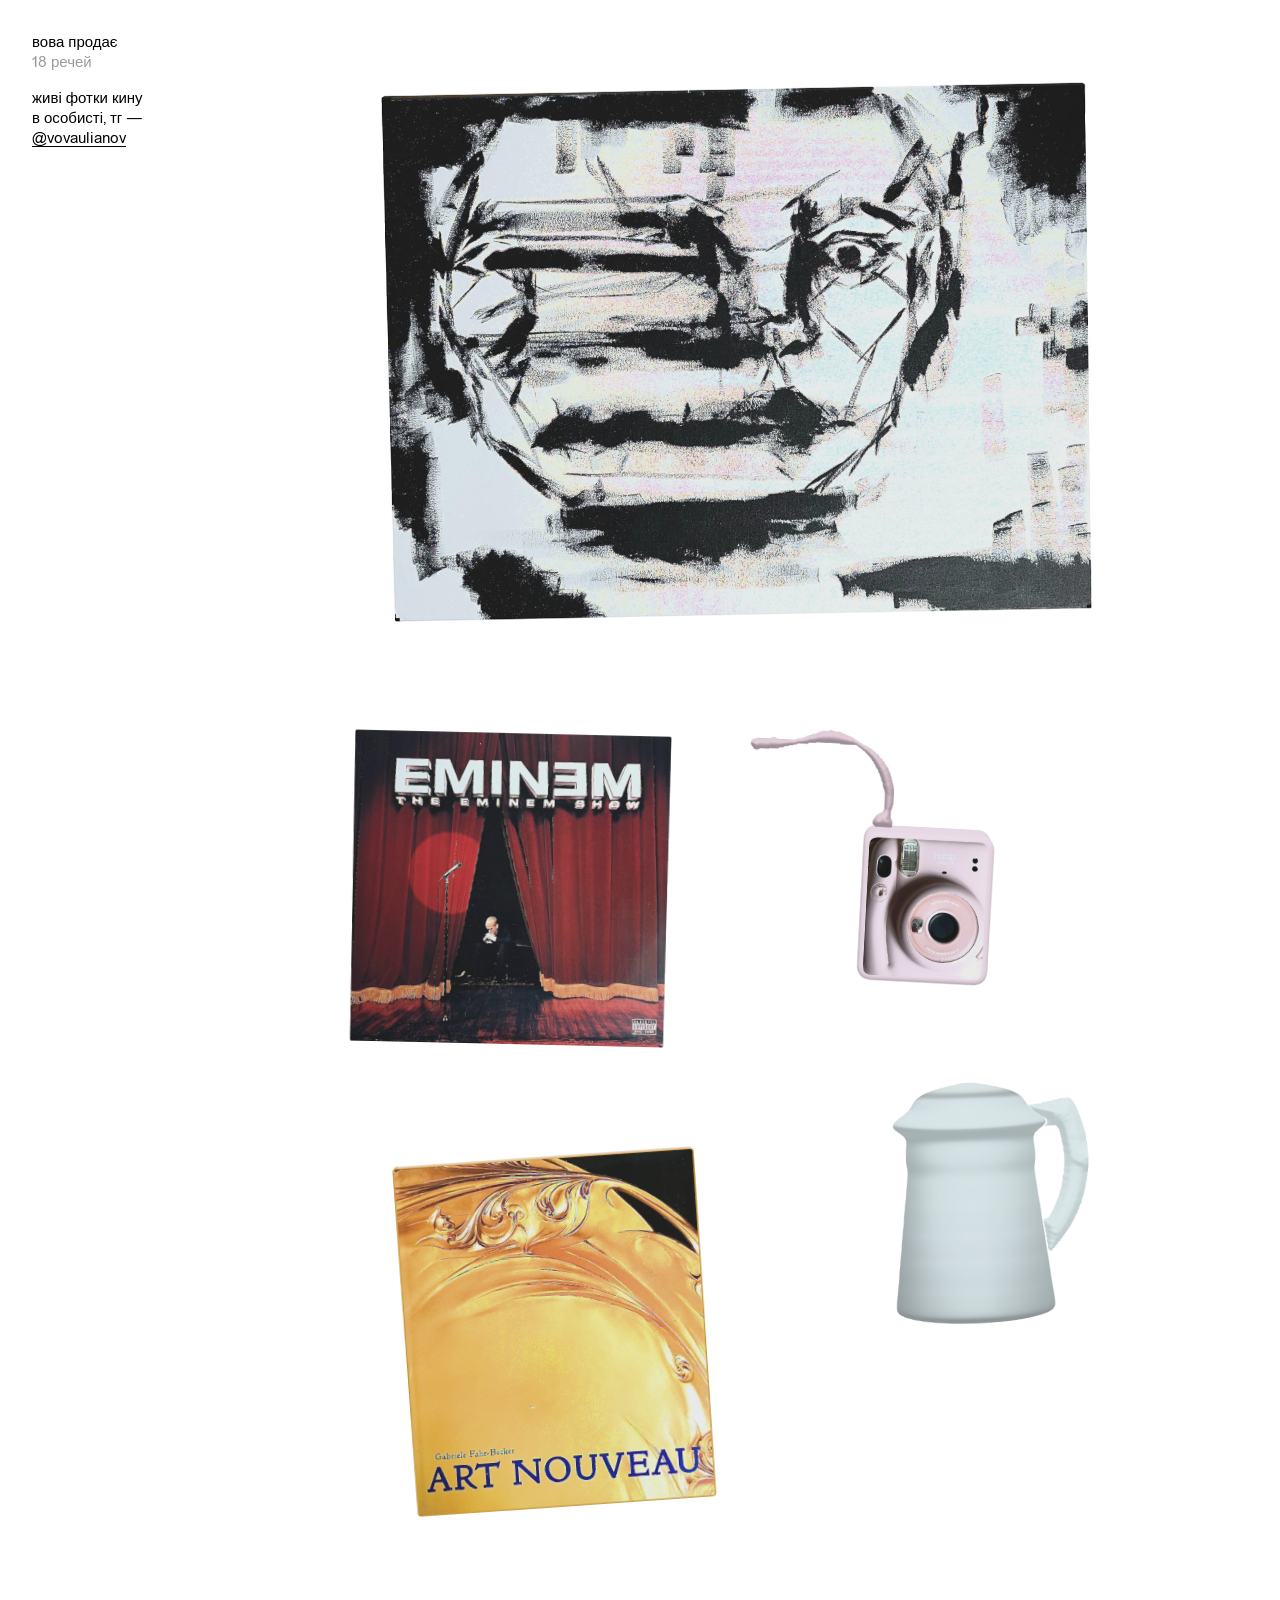
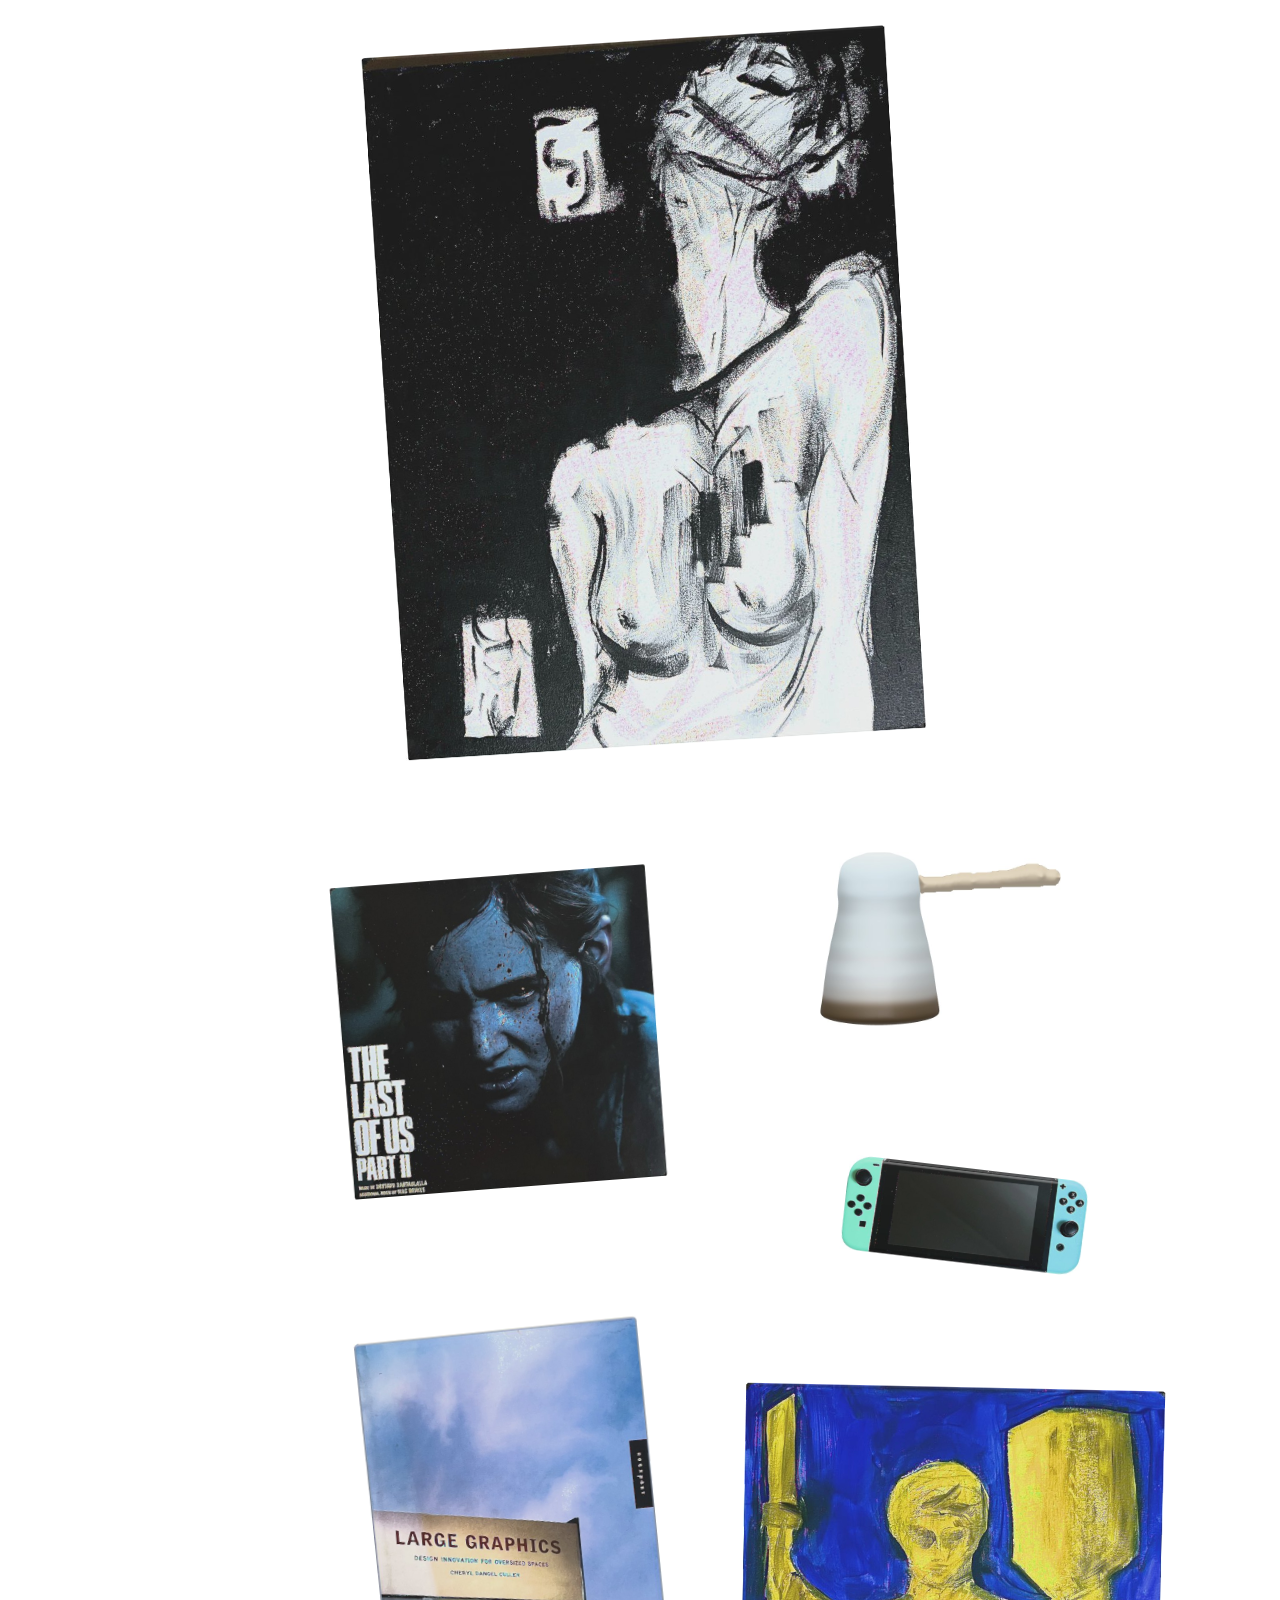
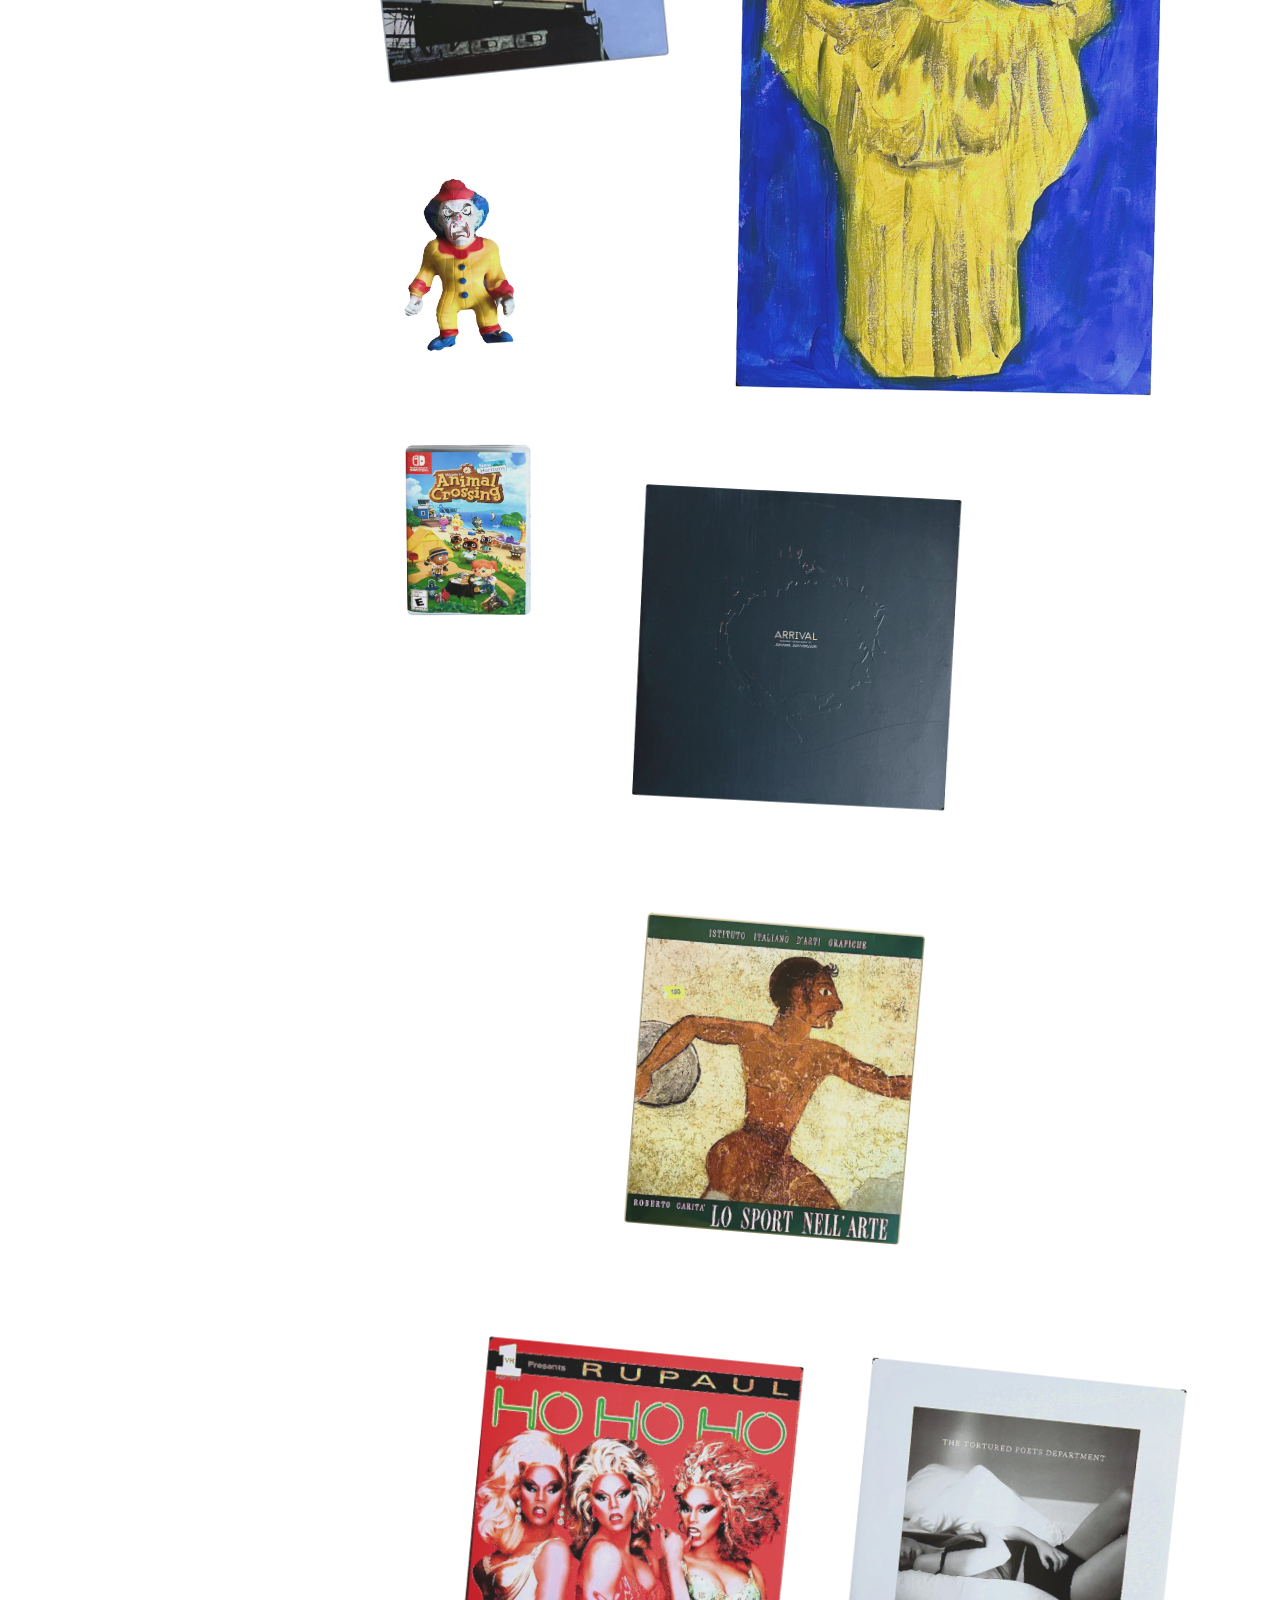
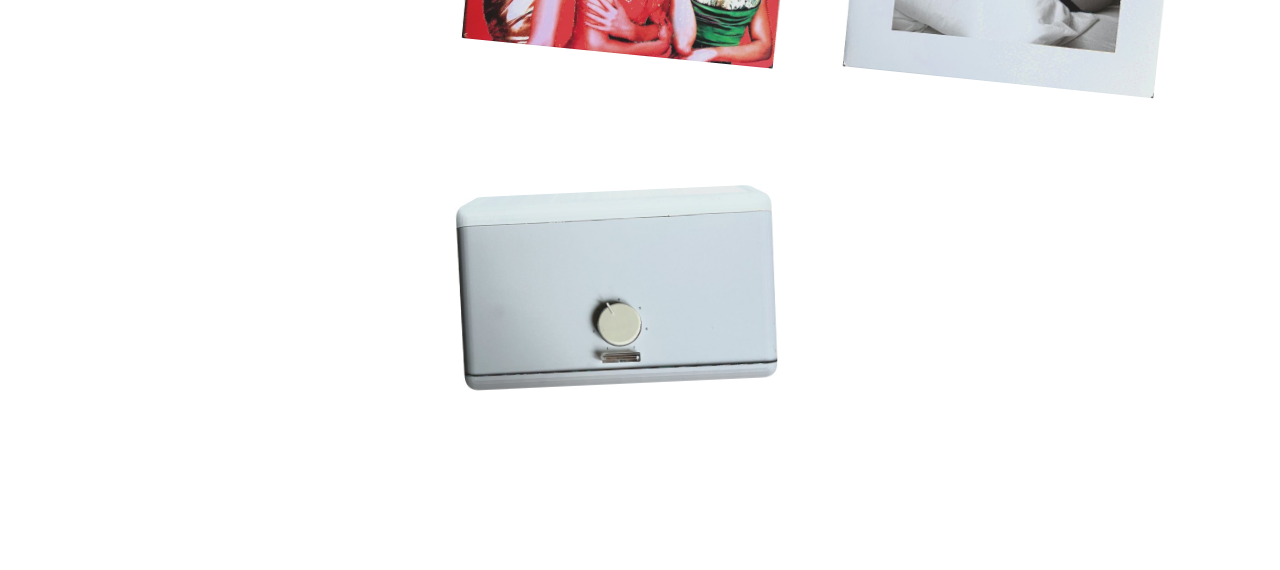
<file: index.html>
<!DOCTYPE html>
<html lang="uk">
<head>
<meta charset="utf-8">
<meta name="robots" content="noindex">
<meta name="viewport" content="width=device-width, initial-scale=1">
<title>вова продає</title>
<meta name="description" content="вініл, книжки, картини, техніку та якісь пріколи">
<meta property="og:type" content="website">
<meta property="og:title" content="вова продає">
<meta property="og:description" content="вініл, книжки, картини, техніку та якісь пріколи">
<meta property="og:image" content="https://shop.vovaulianov.com/og.jpg">
<meta property="og:image:width" content="1200">
<meta property="og:image:height" content="630">
<meta name="twitter:card" content="summary_large_image">
<meta name="twitter:image" content="https://shop.vovaulianov.com/og.jpg">
<link rel="icon" href="data:,">
<link rel="preload" href="fonts/ABCAreal-Regular.woff2" as="font" type="font/woff2" crossorigin>
<link rel="stylesheet" href="shop.css?v=8cddb4c5">
<!-- visits: ulianov.goatcounter.com (no cookies; a thing opened and «купити» counted too, see shop.js) -->
<script data-goatcounter="https://ulianov.goatcounter.com/count" async src="https://gc.zgo.at/count.js"></script>
</head>
<body class="three chaos" data-root="" data-layout="chaos">
<header class="top"><h1>вова продає</h1><p></p><p class="note">живі фотки кину<br>в особисті, тг —<br><a href="https://t.me/vovaulianov" target="_blank" rel="noopener">@vovaulianov</a></p></header>
<main class="grid"></main>
<div class="more"></div>
<section class="item"></section>
<script type="importmap">{"imports": {"three": "./vendor/three.module.min.js"}}</script>
<script src="shop.js?v=7378e915"></script>
<script type="module">
  import * as view3d from './view3d.js?v=083fdd1b';
  window.view3d = view3d;
  window.dispatchEvent(new Event('view3d'));
</script>
</body>
</html>
</file>
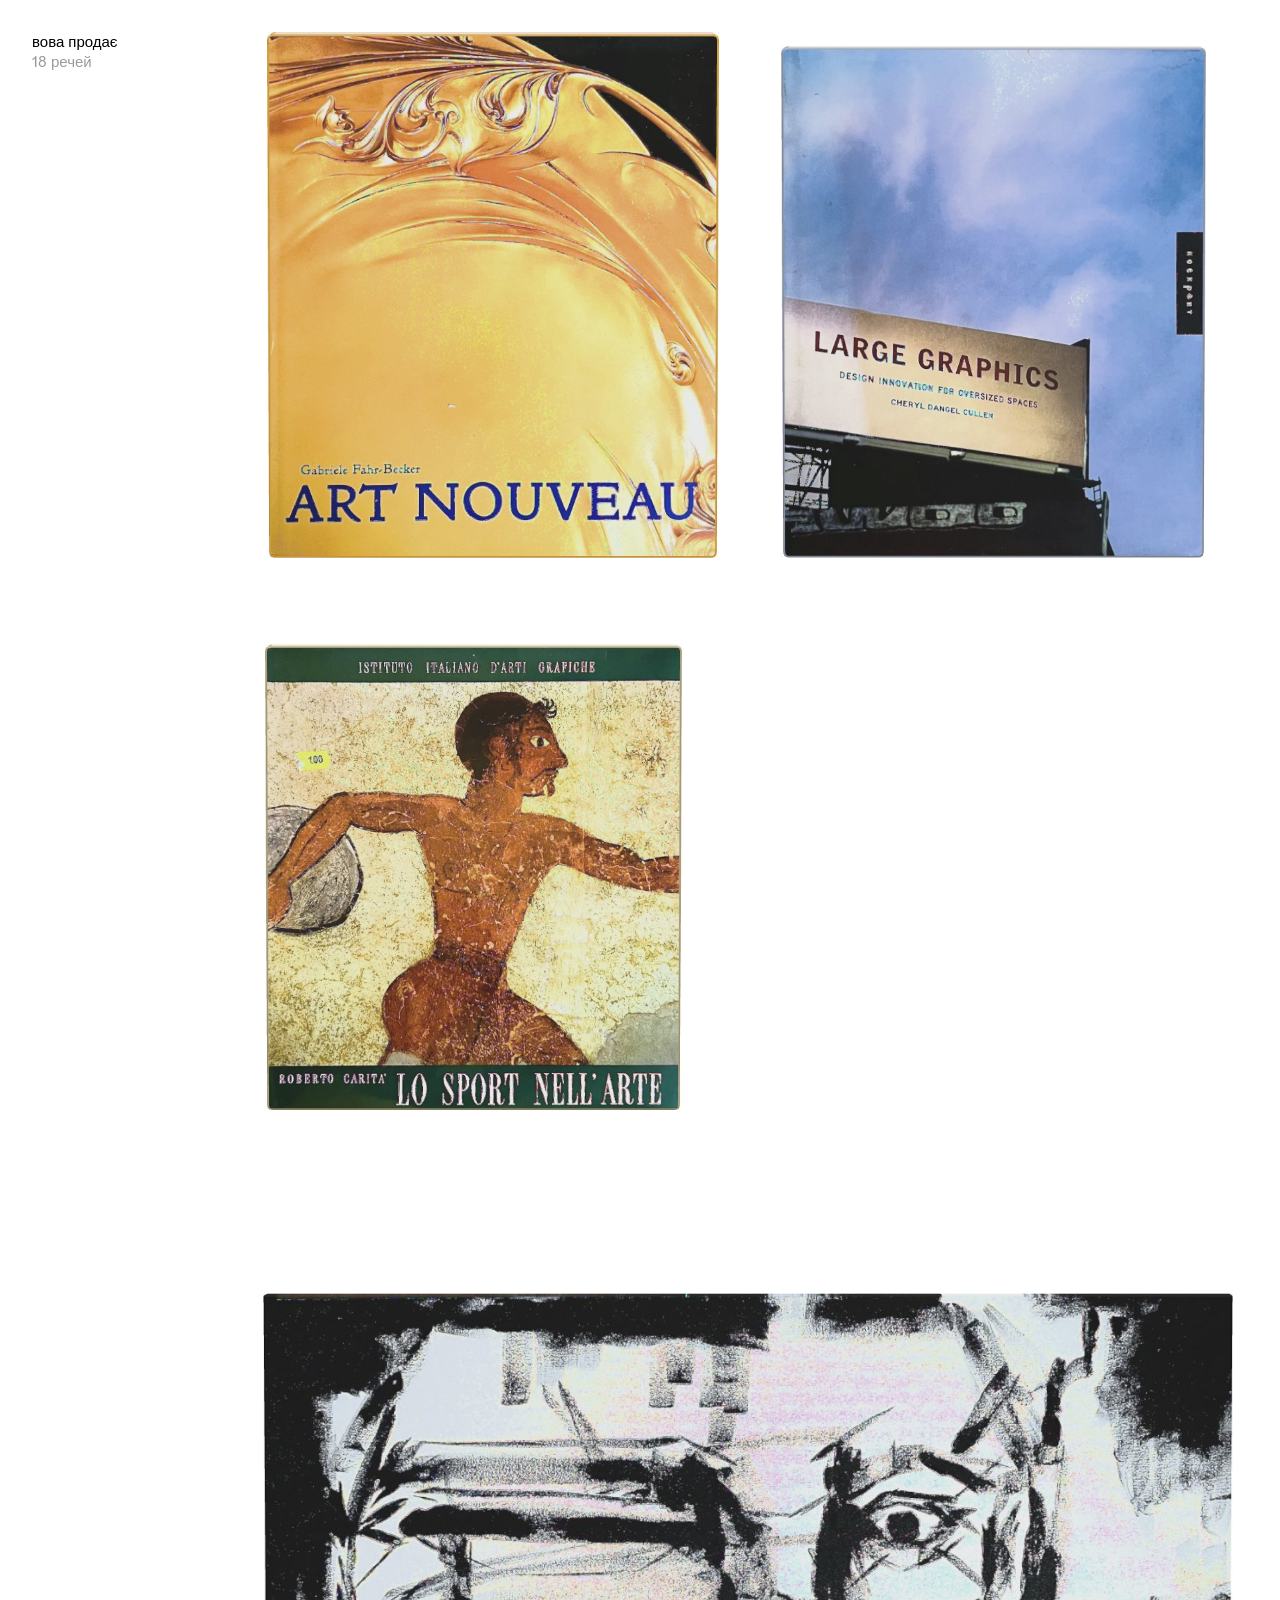
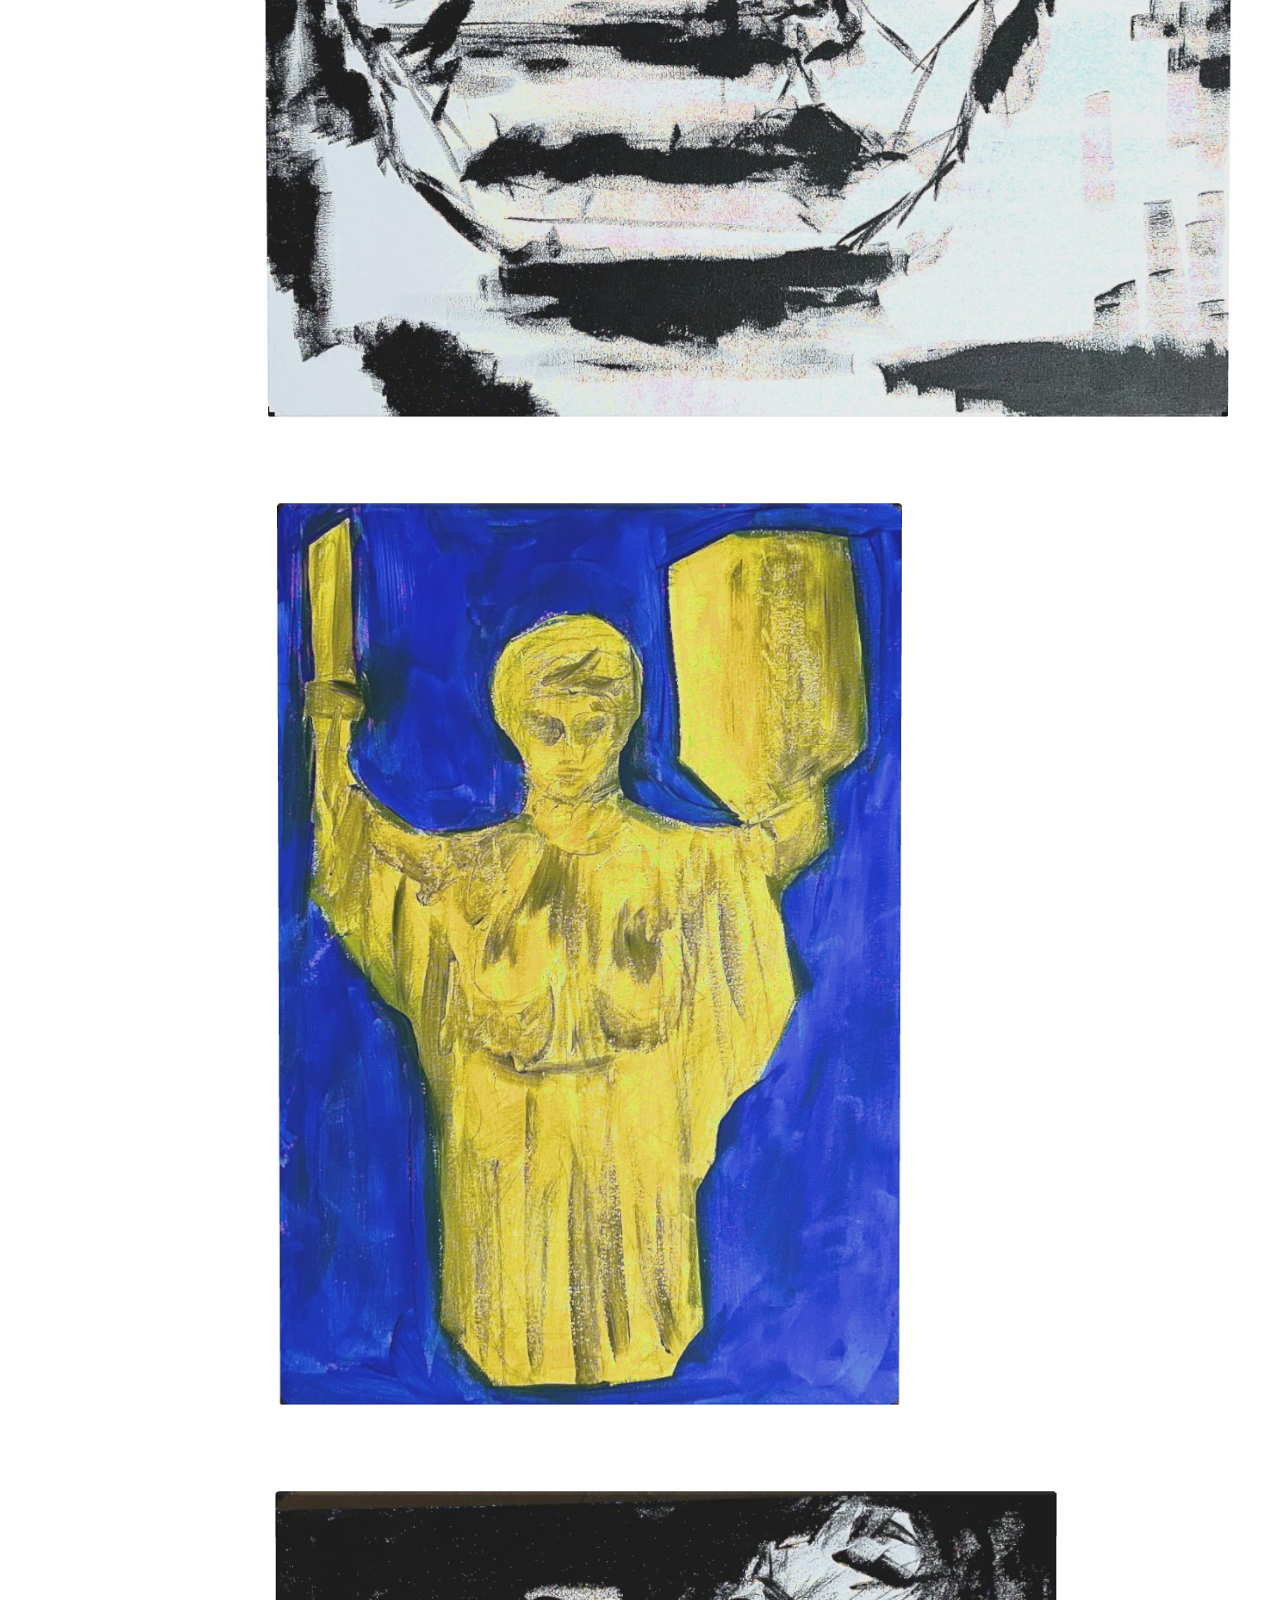
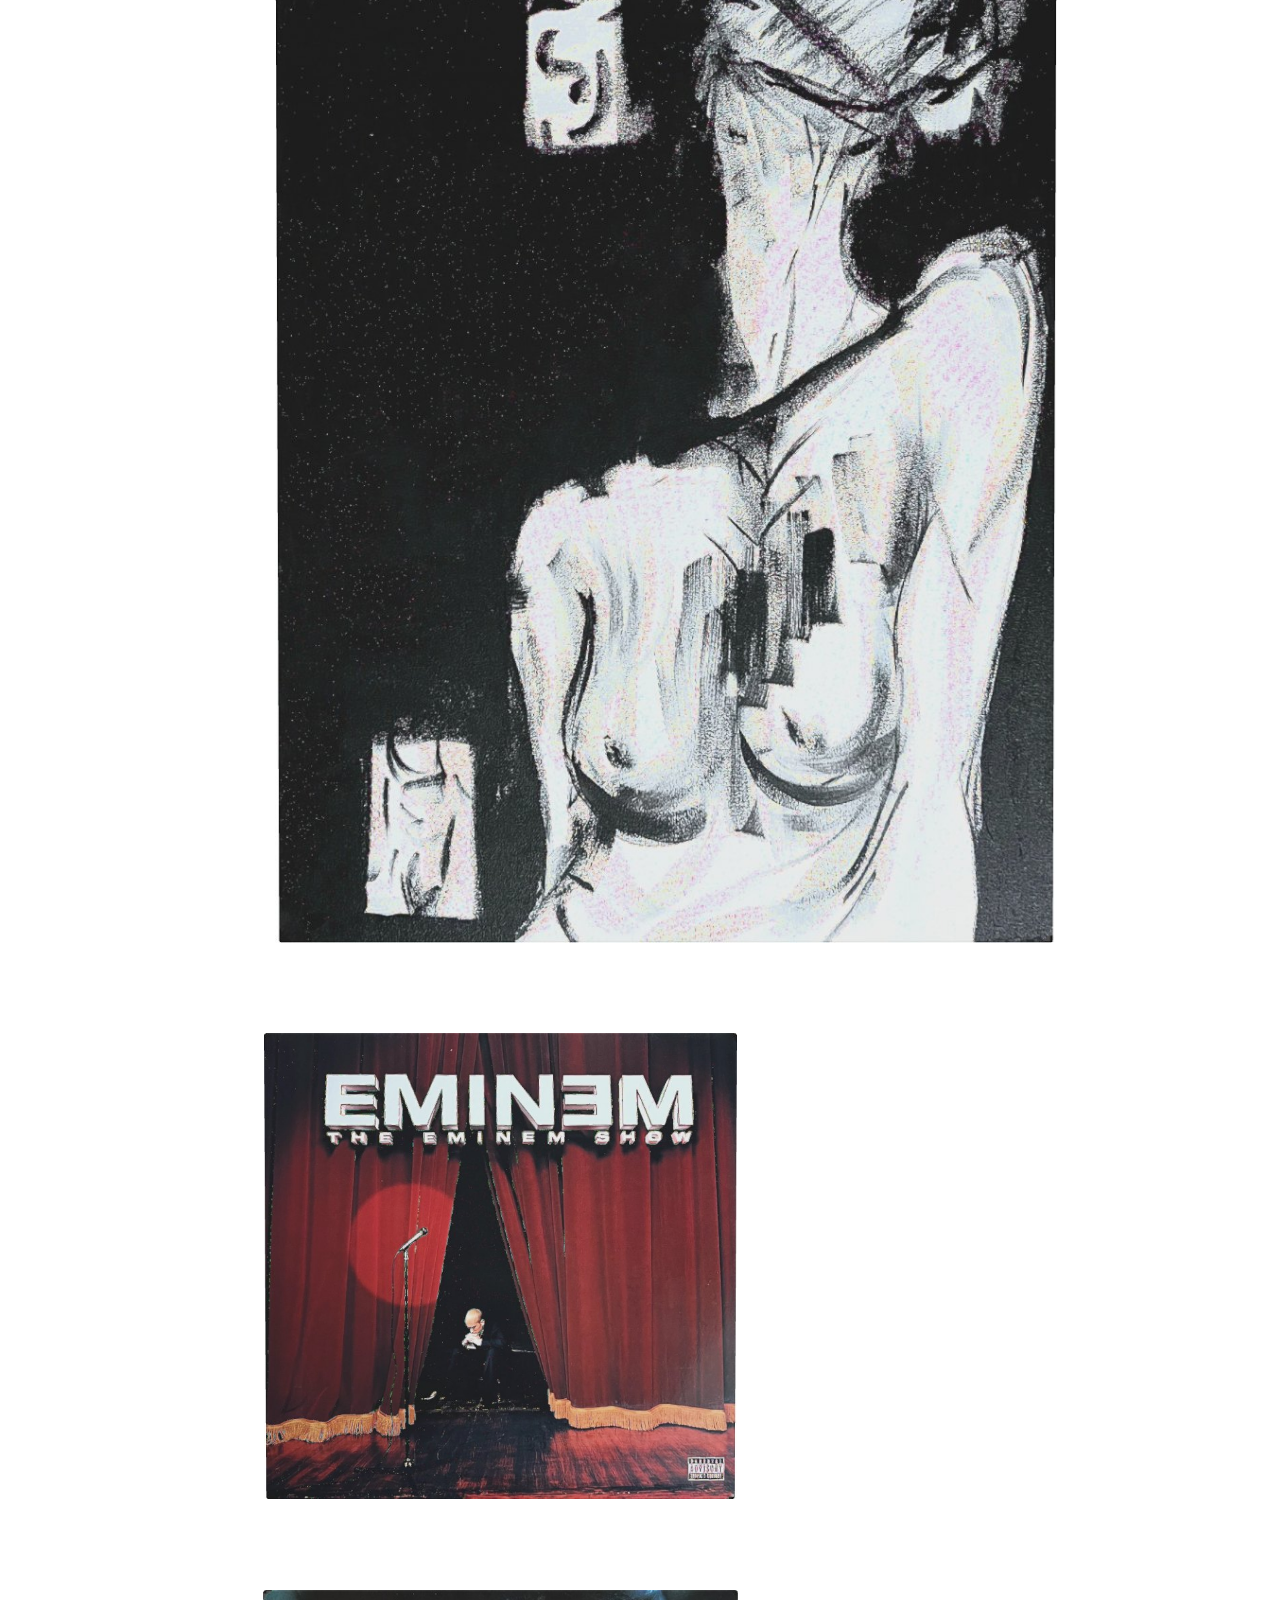
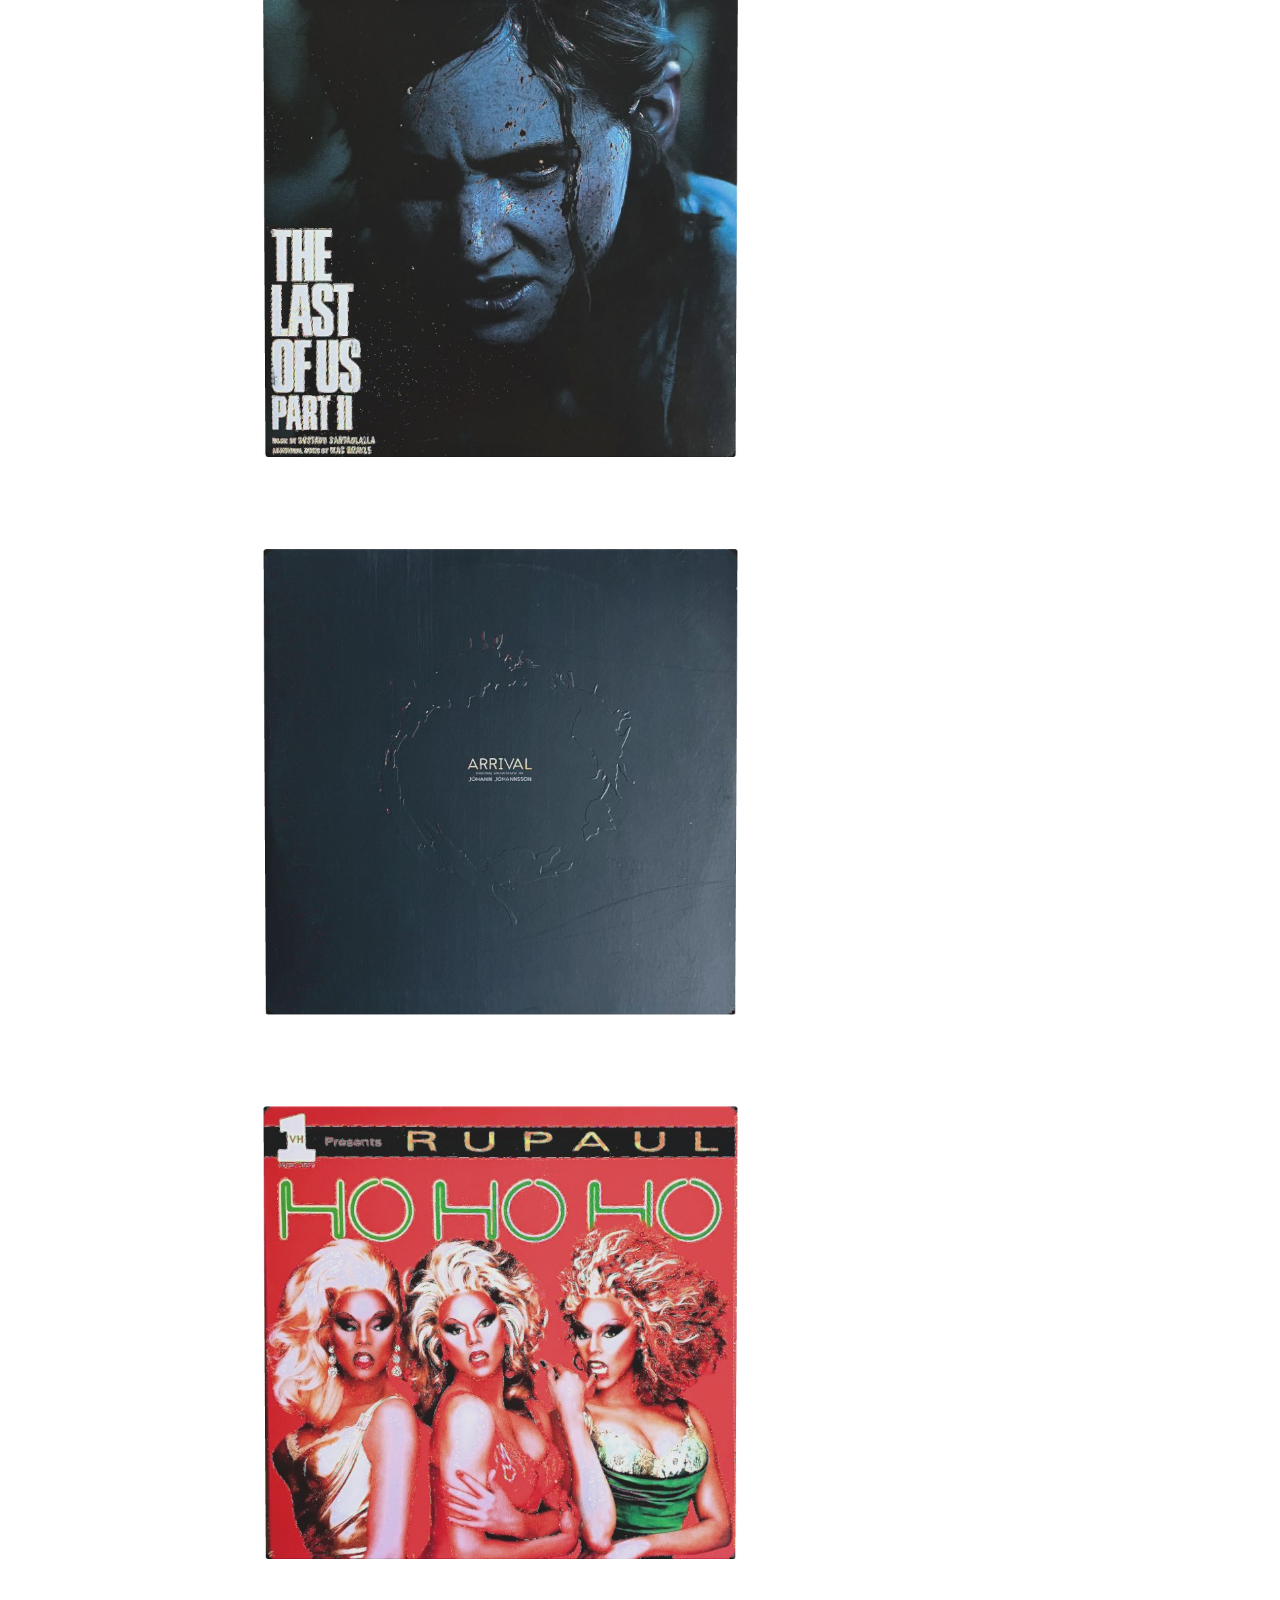
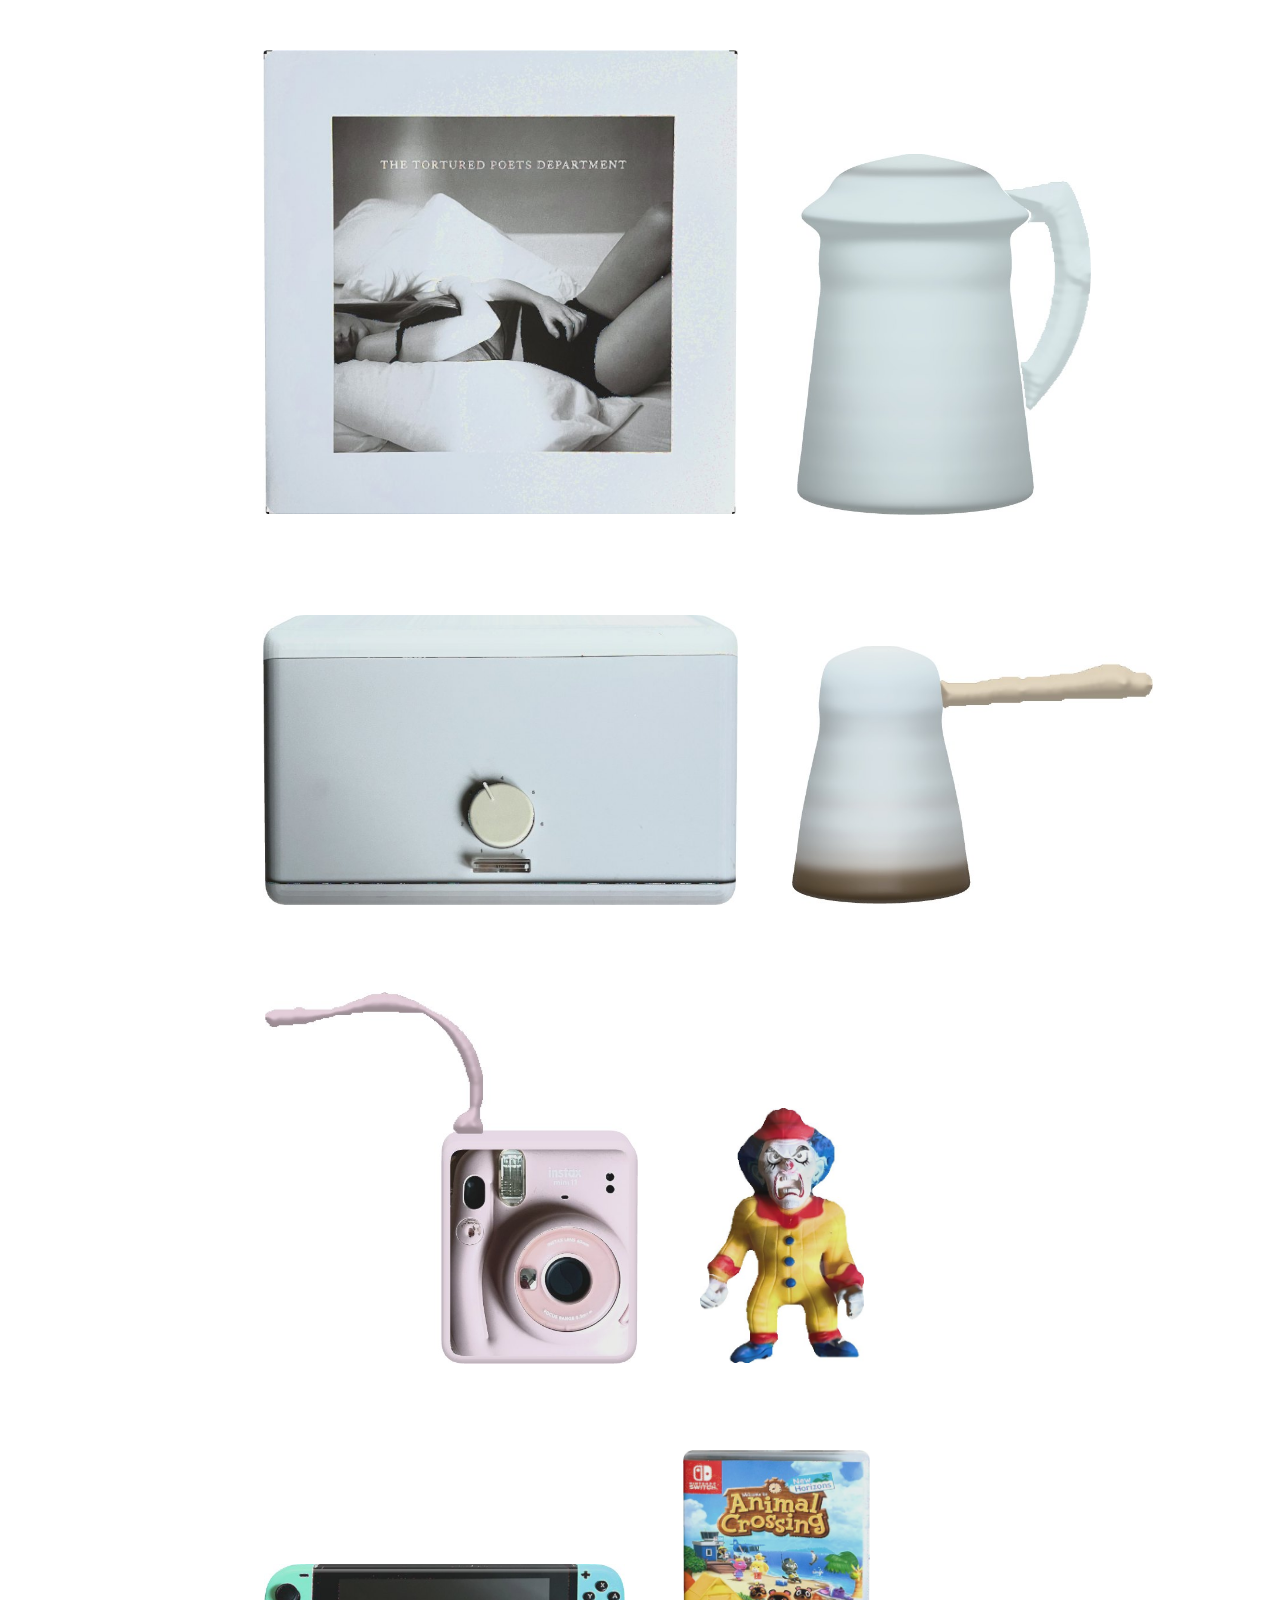
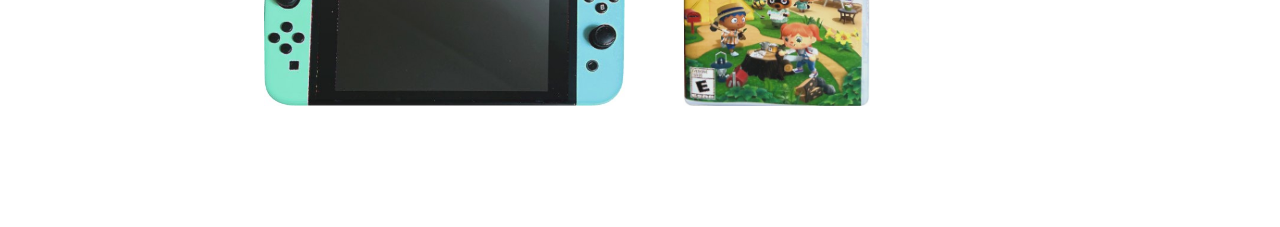
<file: 3d/index.html>
<!DOCTYPE html>
<html lang="uk">
<head>
<meta charset="utf-8">
<meta name="robots" content="noindex">
<meta name="viewport" content="width=device-width, initial-scale=1">
<title>вова продає</title>
<meta name="description" content="речі, які я розпродую: книжки, картини, техніка, іграшки">
<link rel="icon" href="data:,">
<link rel="preload" href="../fonts/ABCAreal-Regular.woff2" as="font" type="font/woff2" crossorigin>
<link rel="stylesheet" href="../shop.css?v=be0ee1ae">
</head>
<body class="three shelf" data-root="../" data-layout="shelf">
<header class="top"><h1>вова продає</h1><p></p></header>
<main class="grid"></main>
<div class="more"></div>
<section class="item"></section>
<script type="importmap">{"imports": {"three": "../vendor/three.module.min.js"}}</script>
<script type="module">
  import * as view3d from '../view3d.js';
  window.view3d = view3d;
  const s = document.createElement('script'); s.src = '../shop.js'; document.body.appendChild(s);
</script>
</body>
</html>
</file>
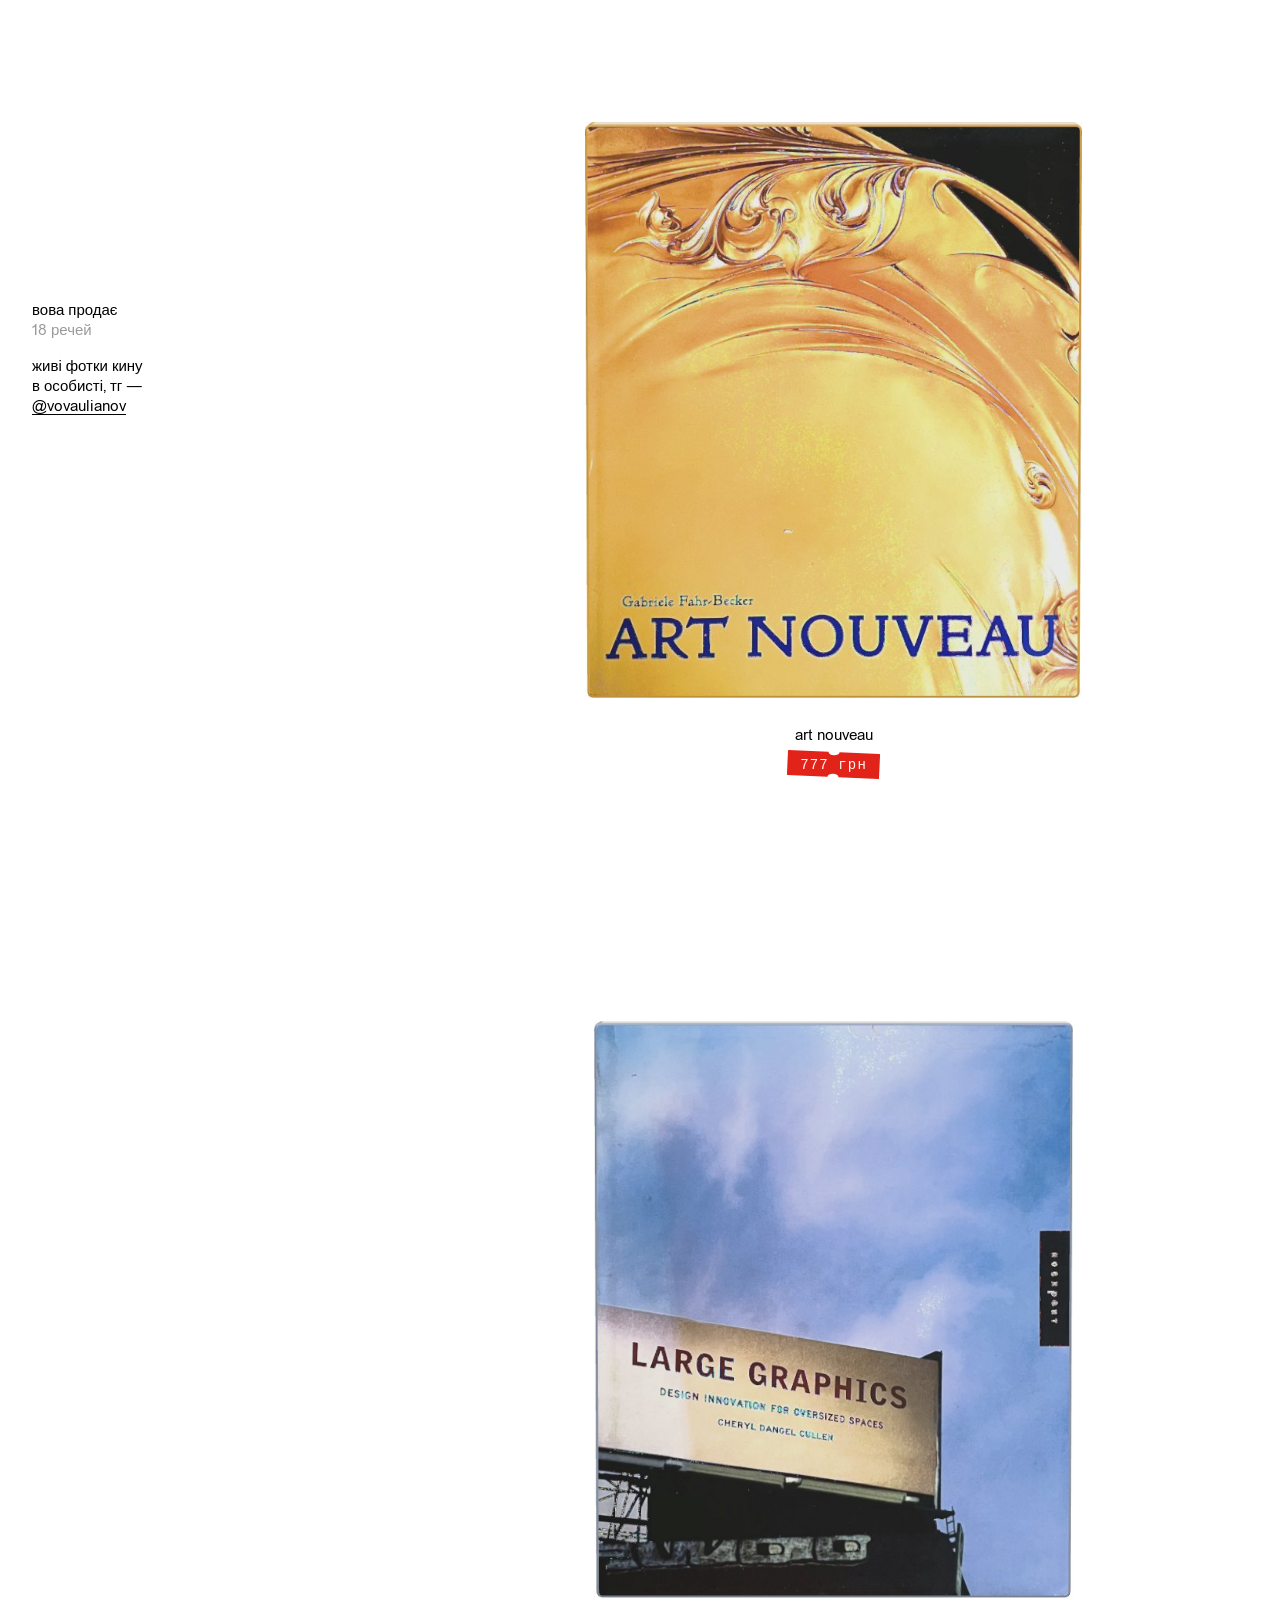
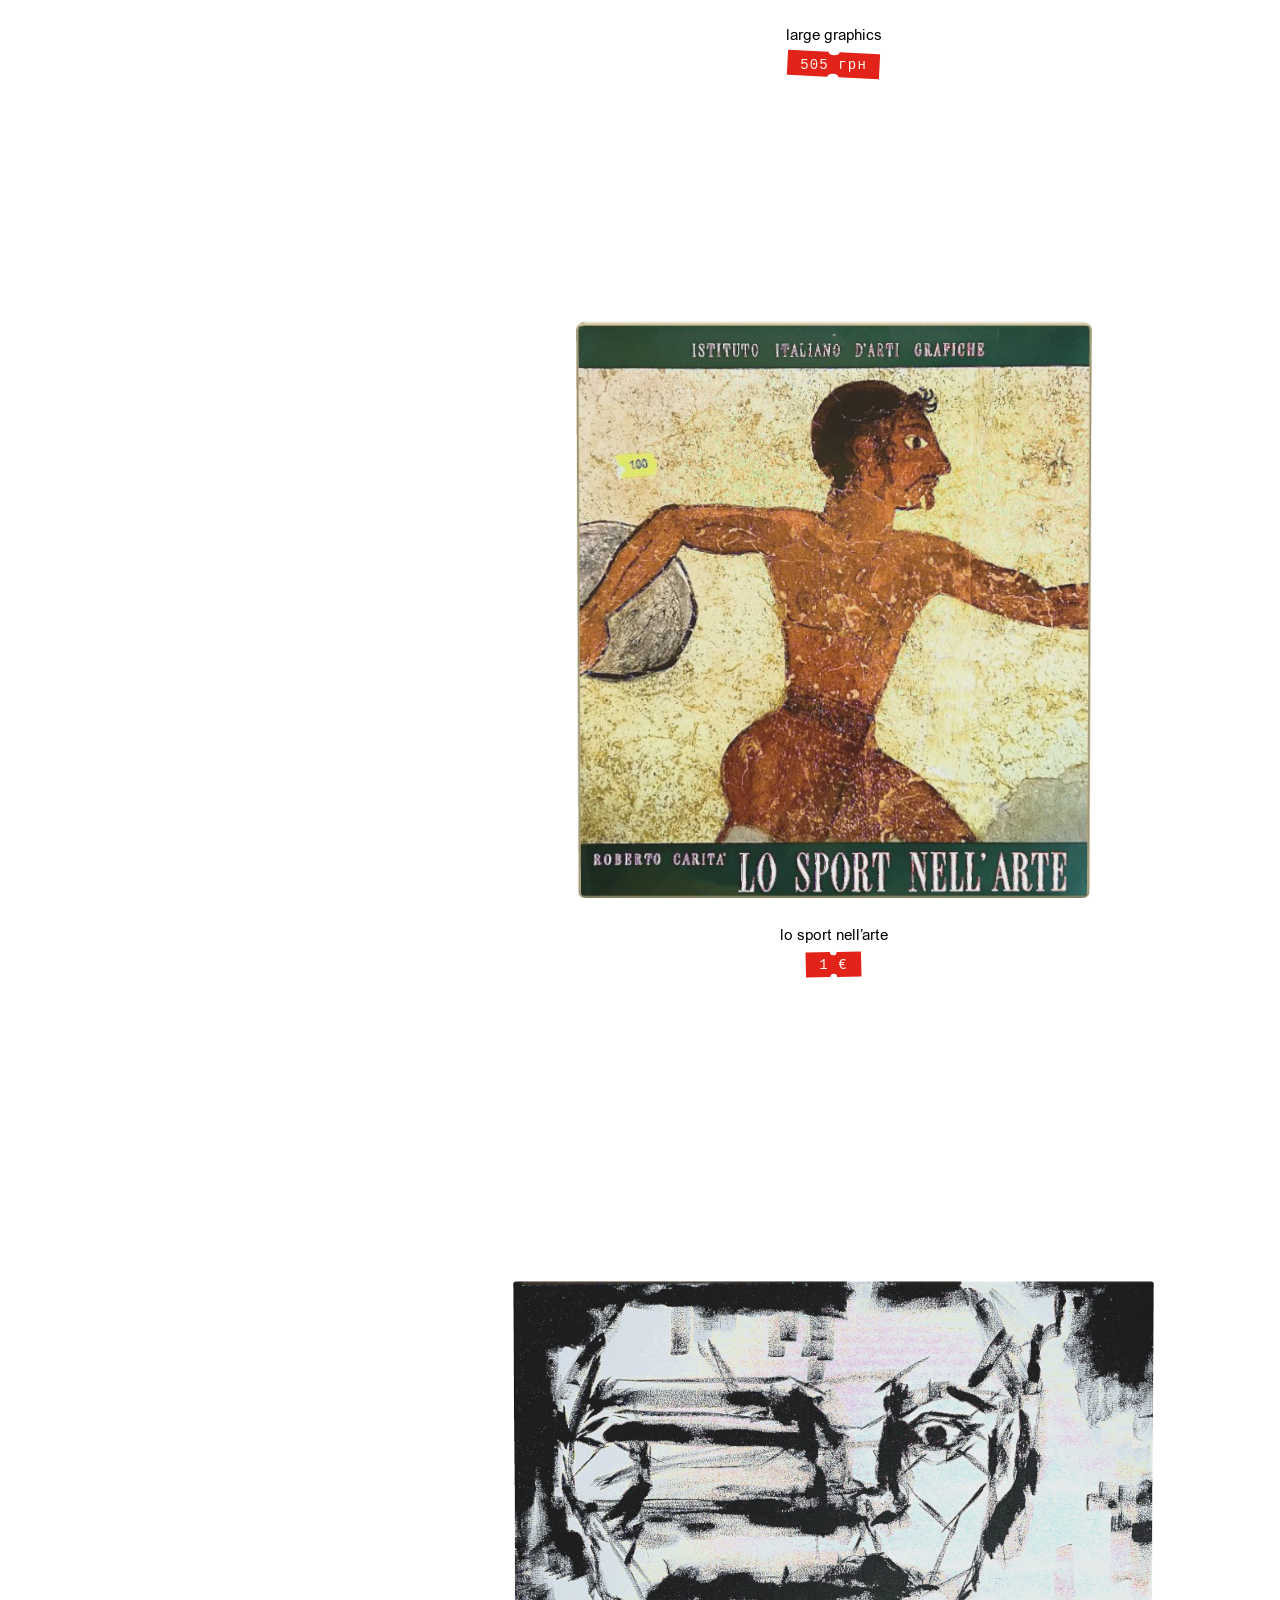
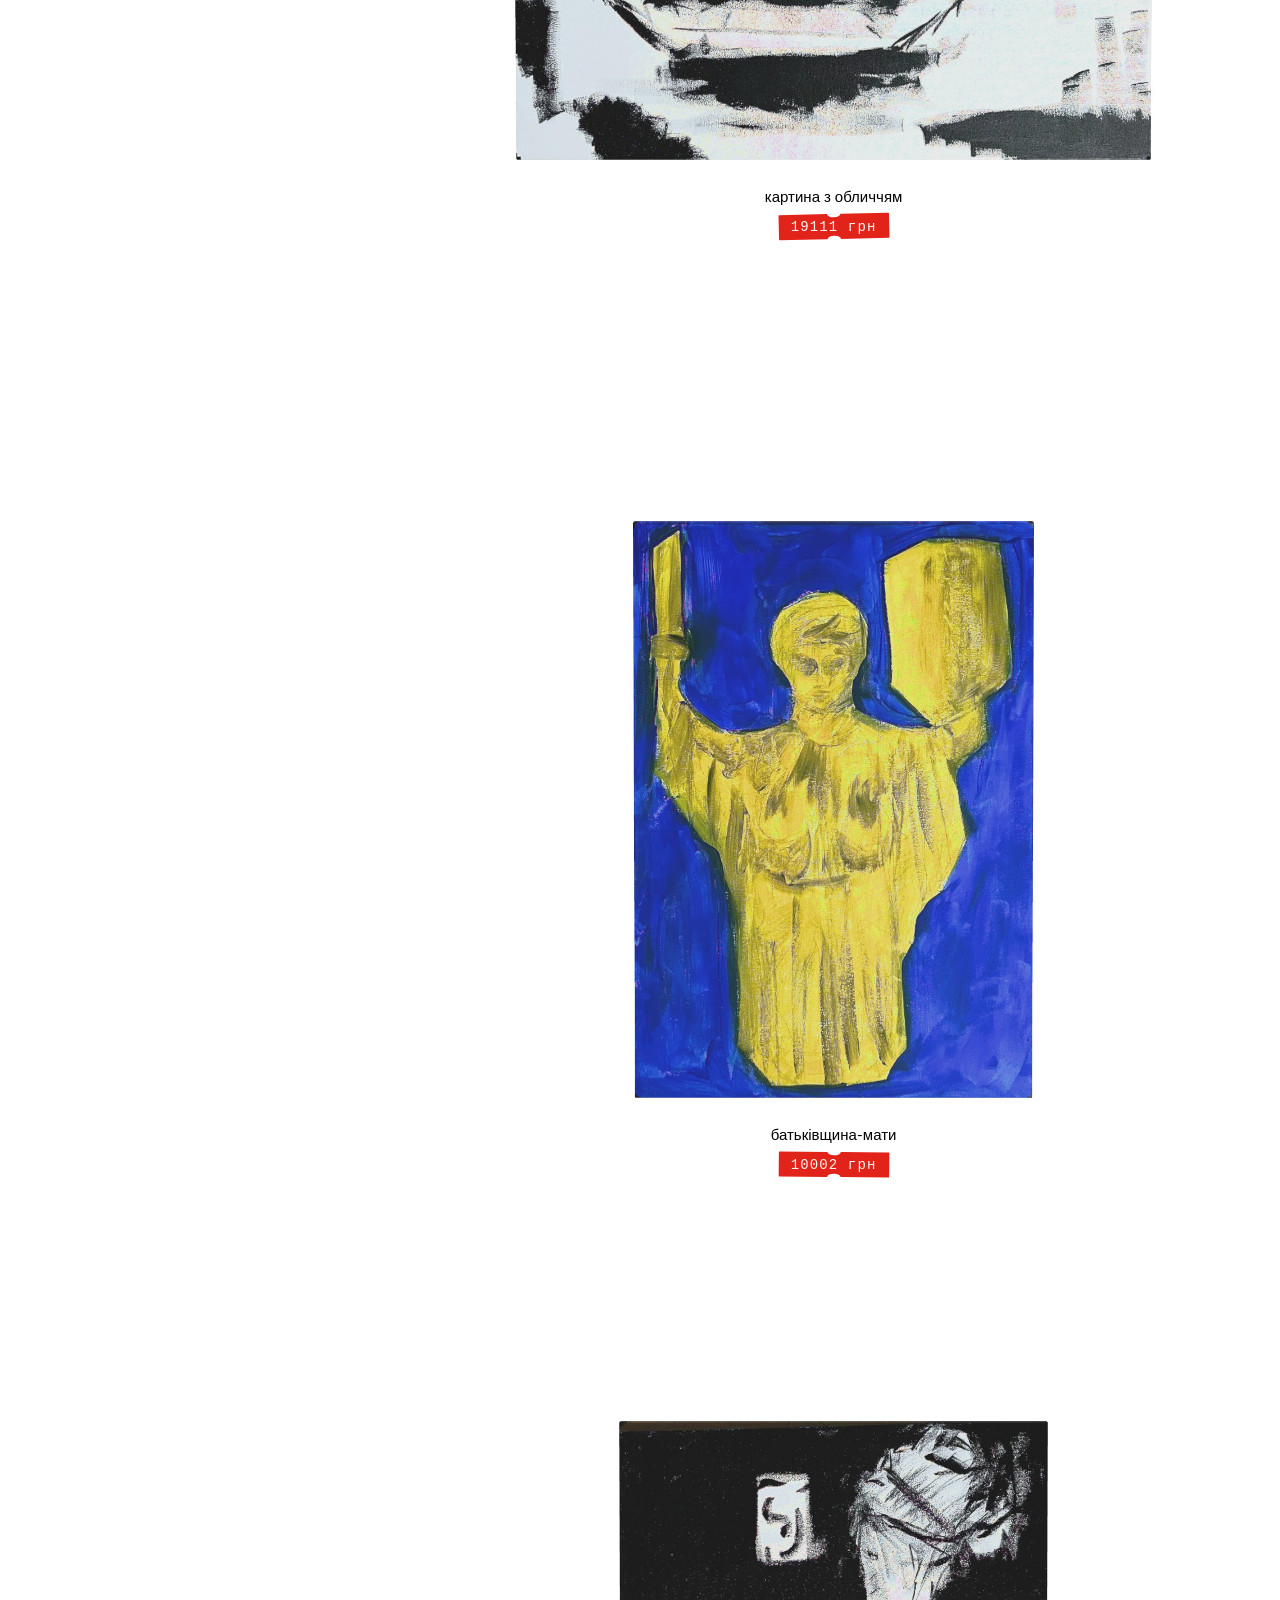
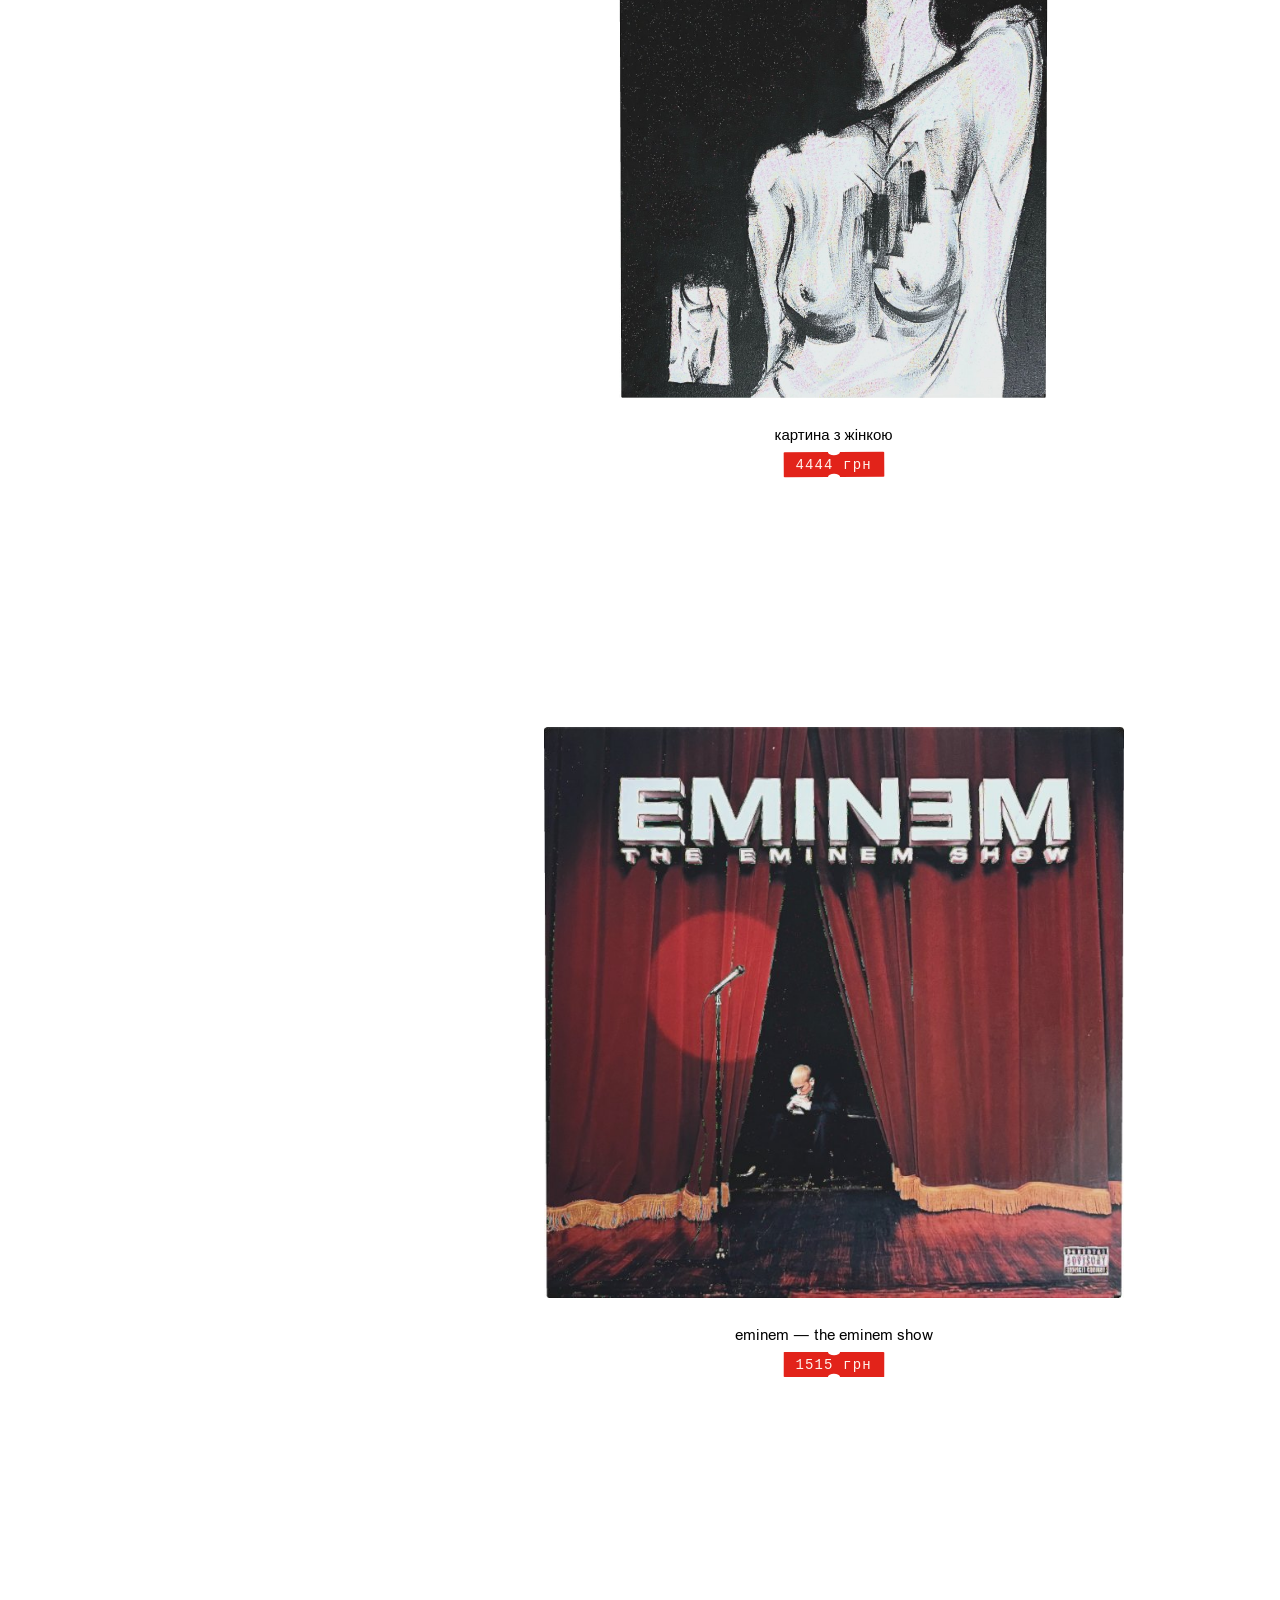
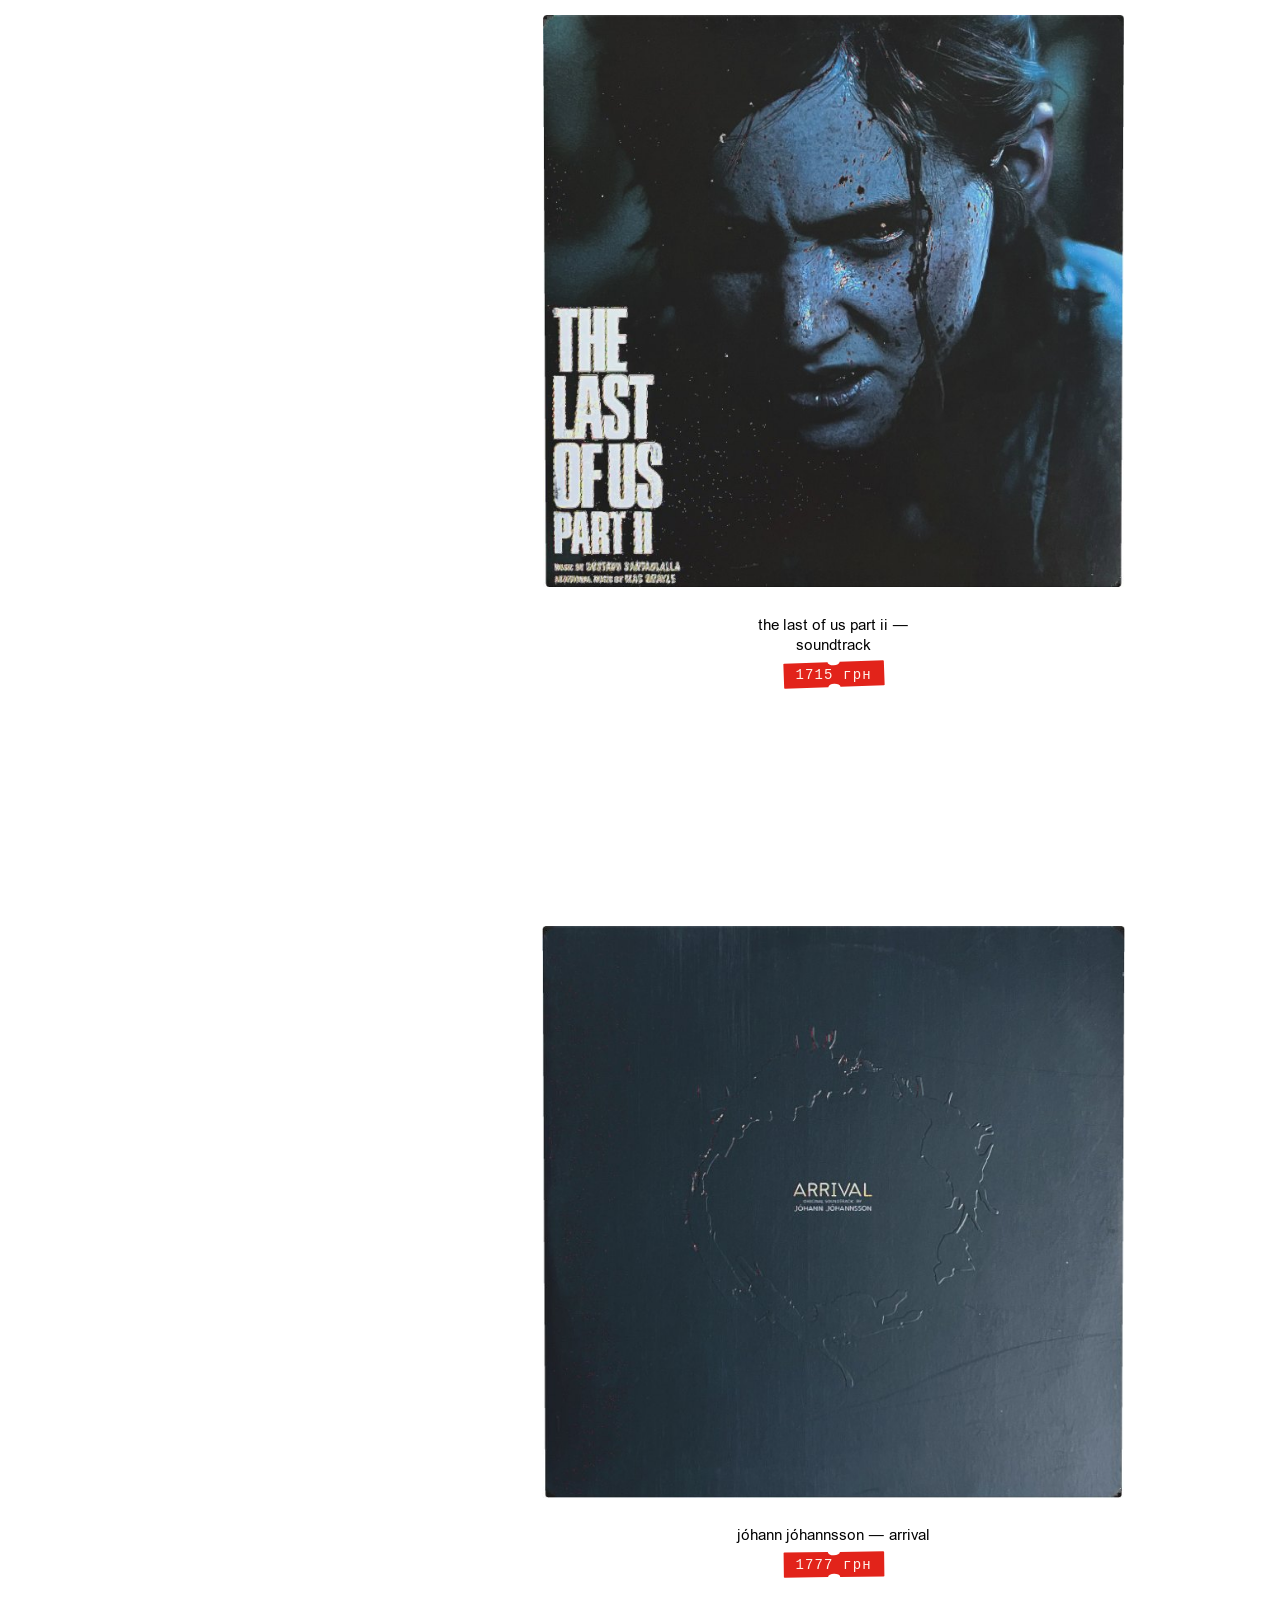
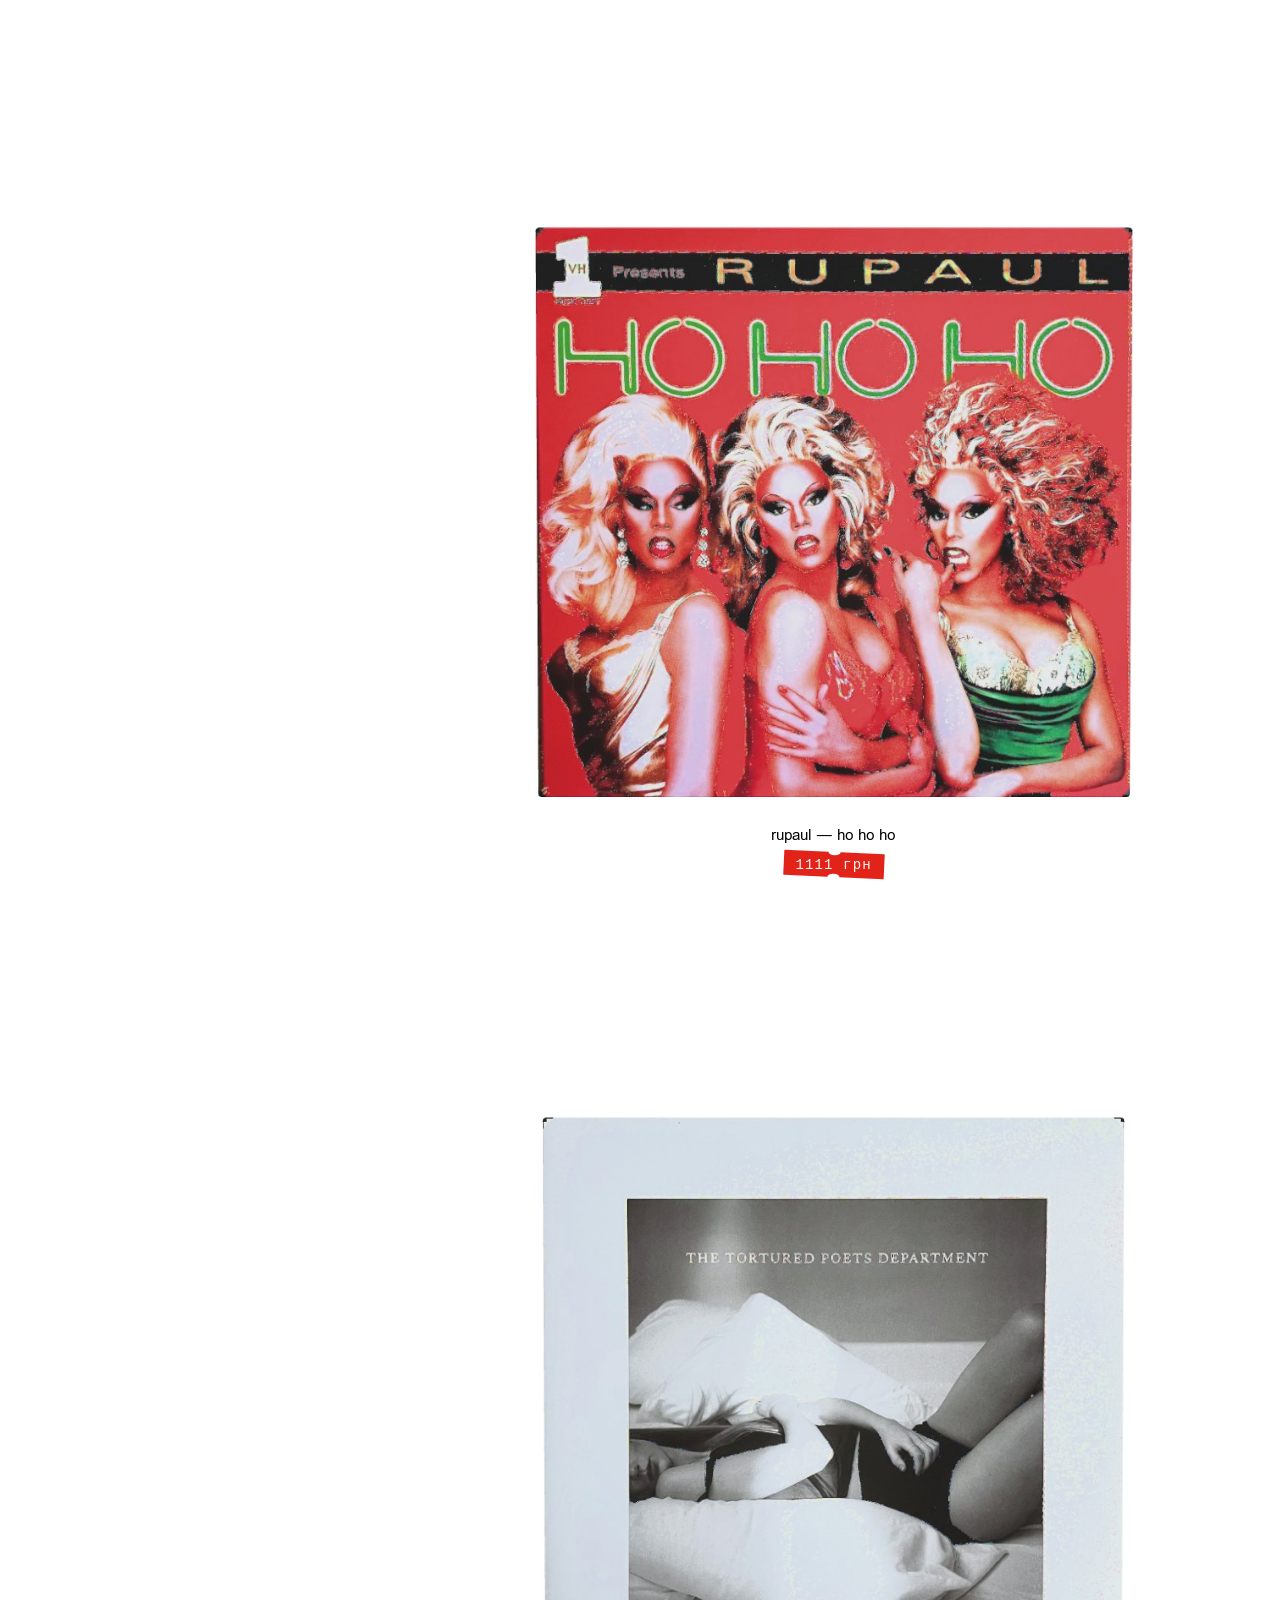
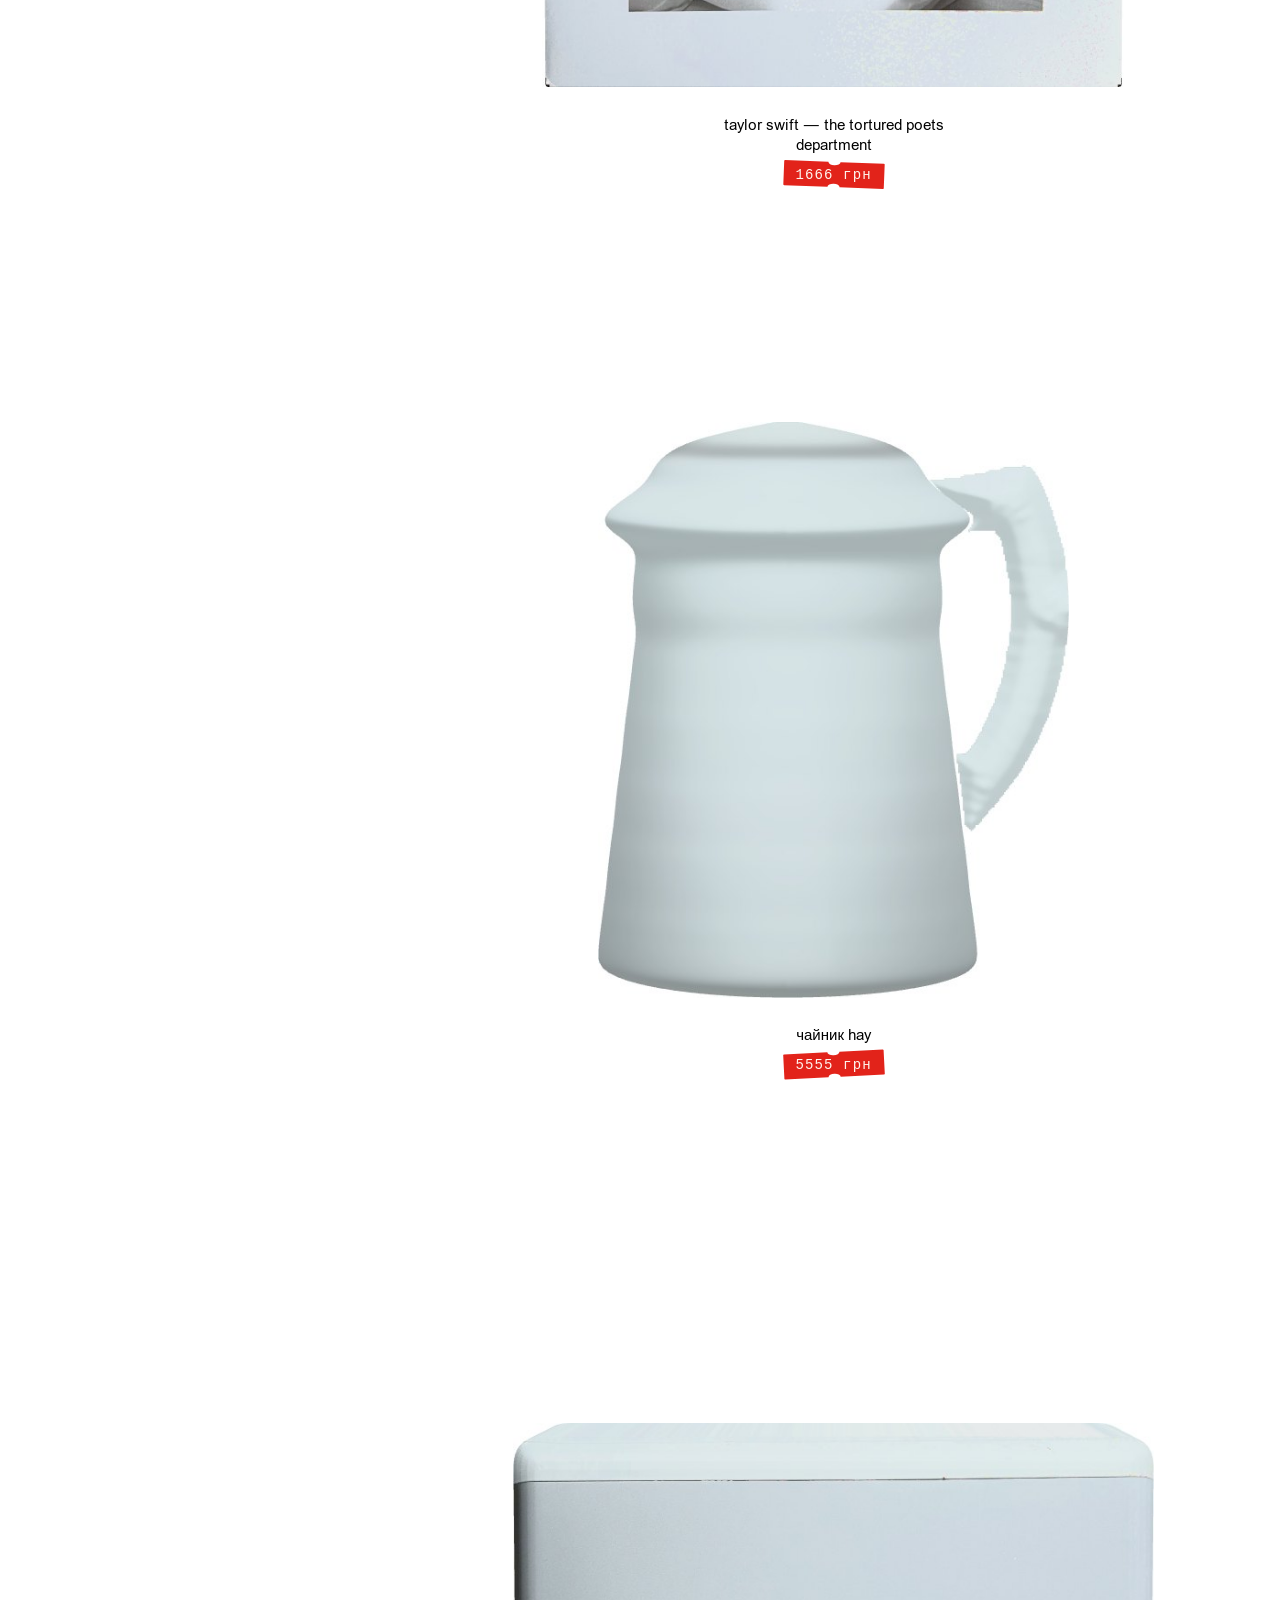
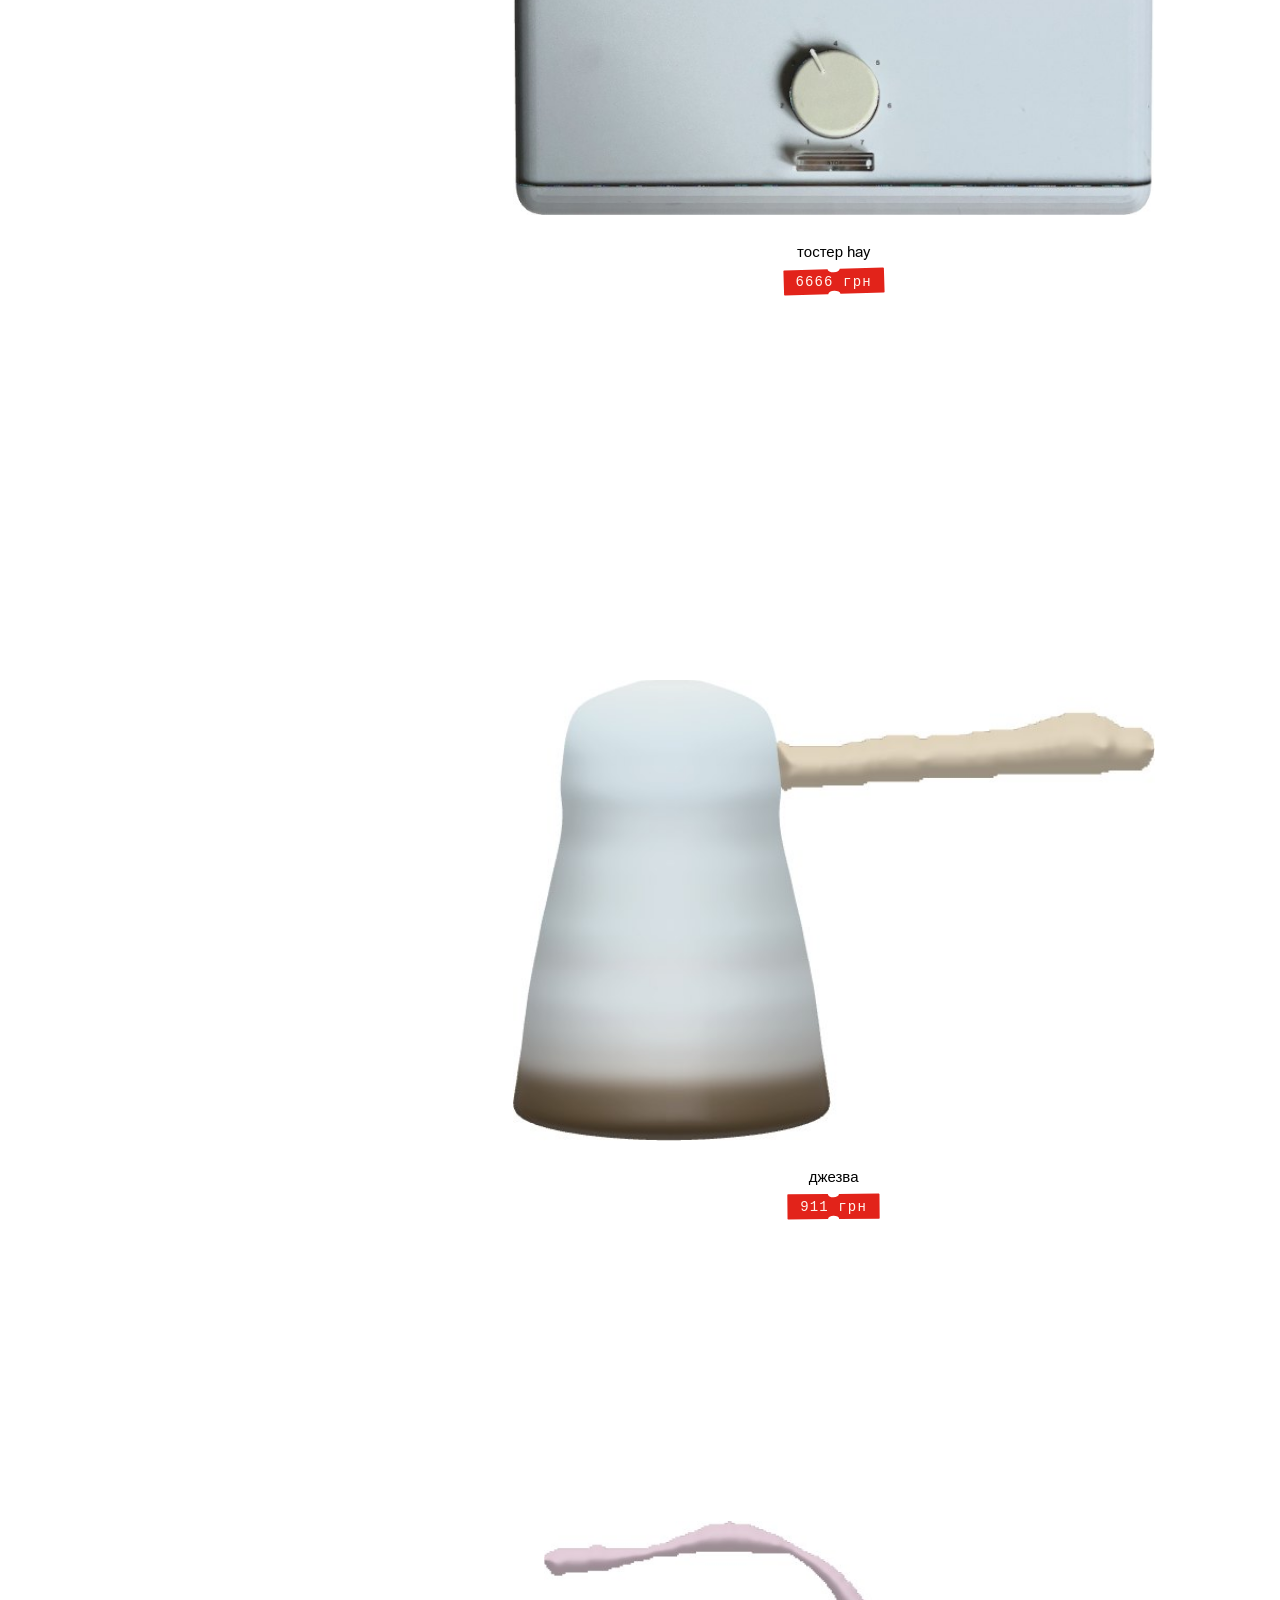
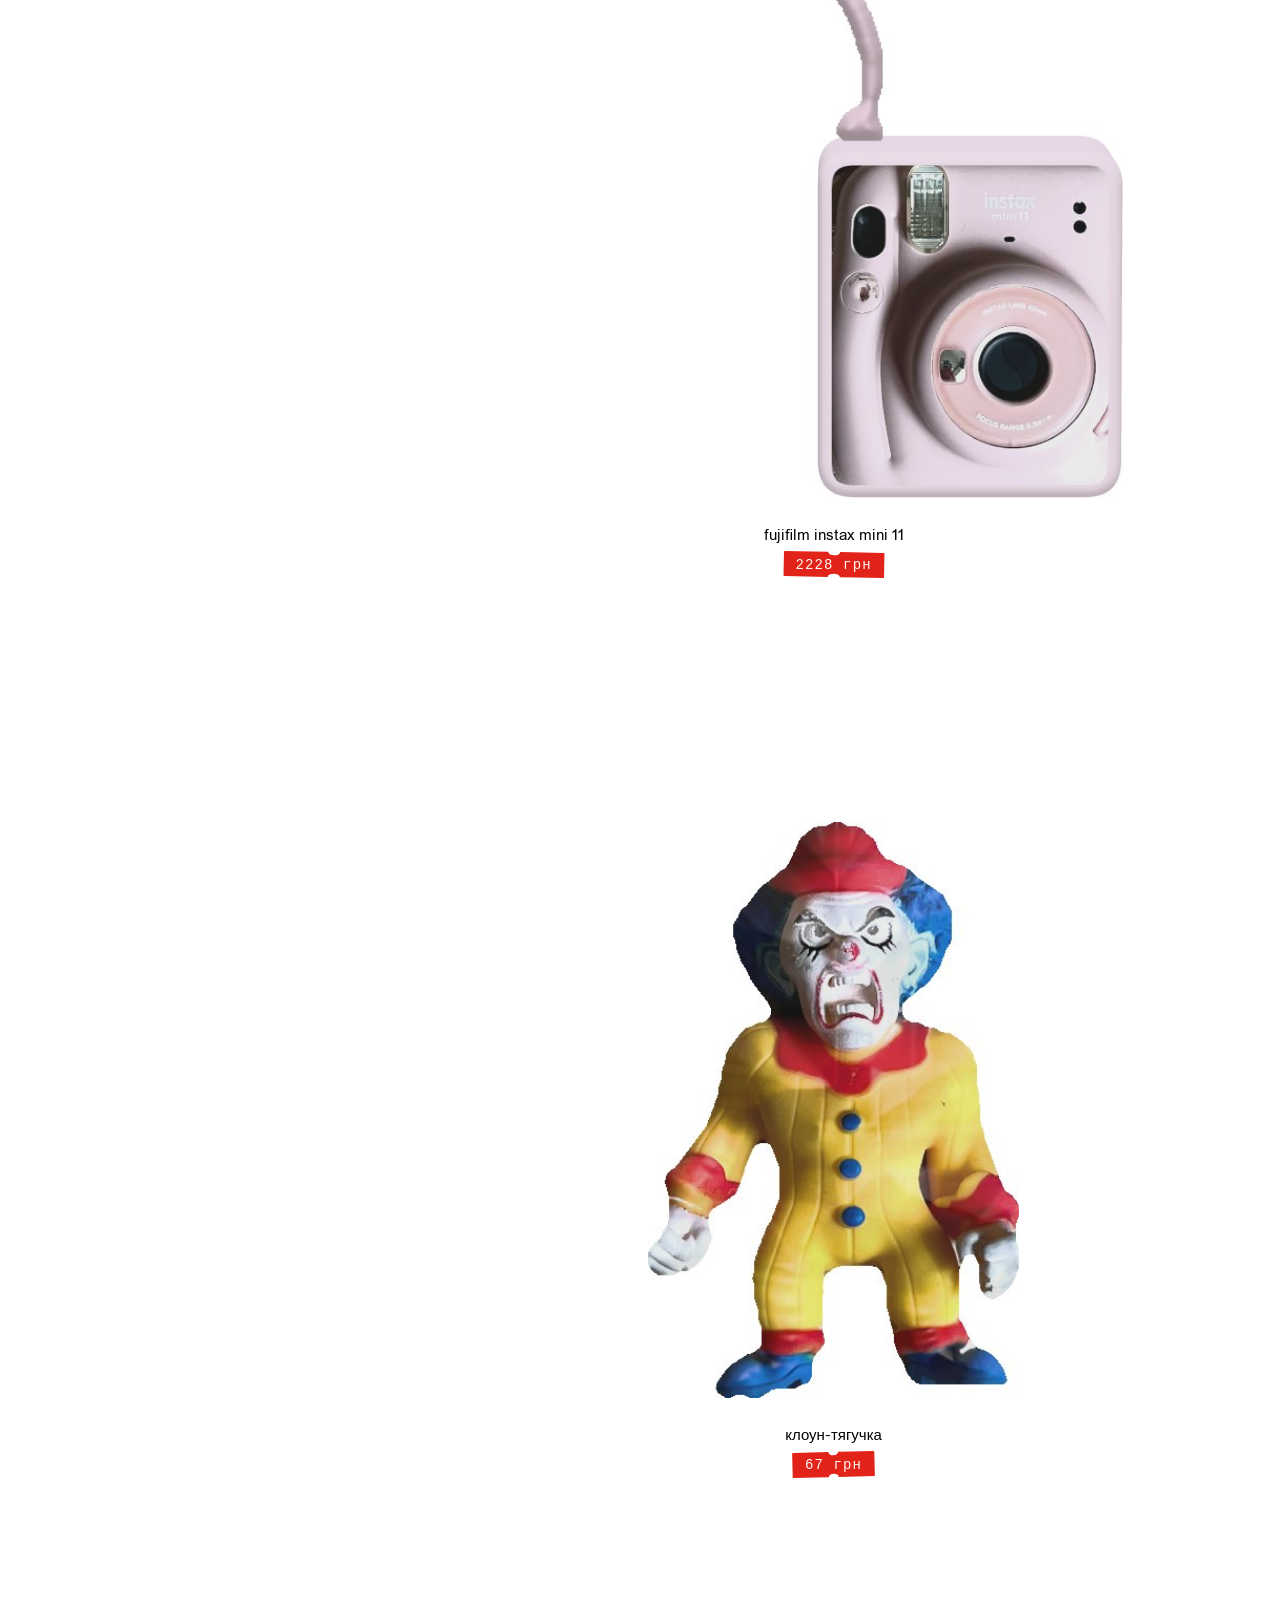
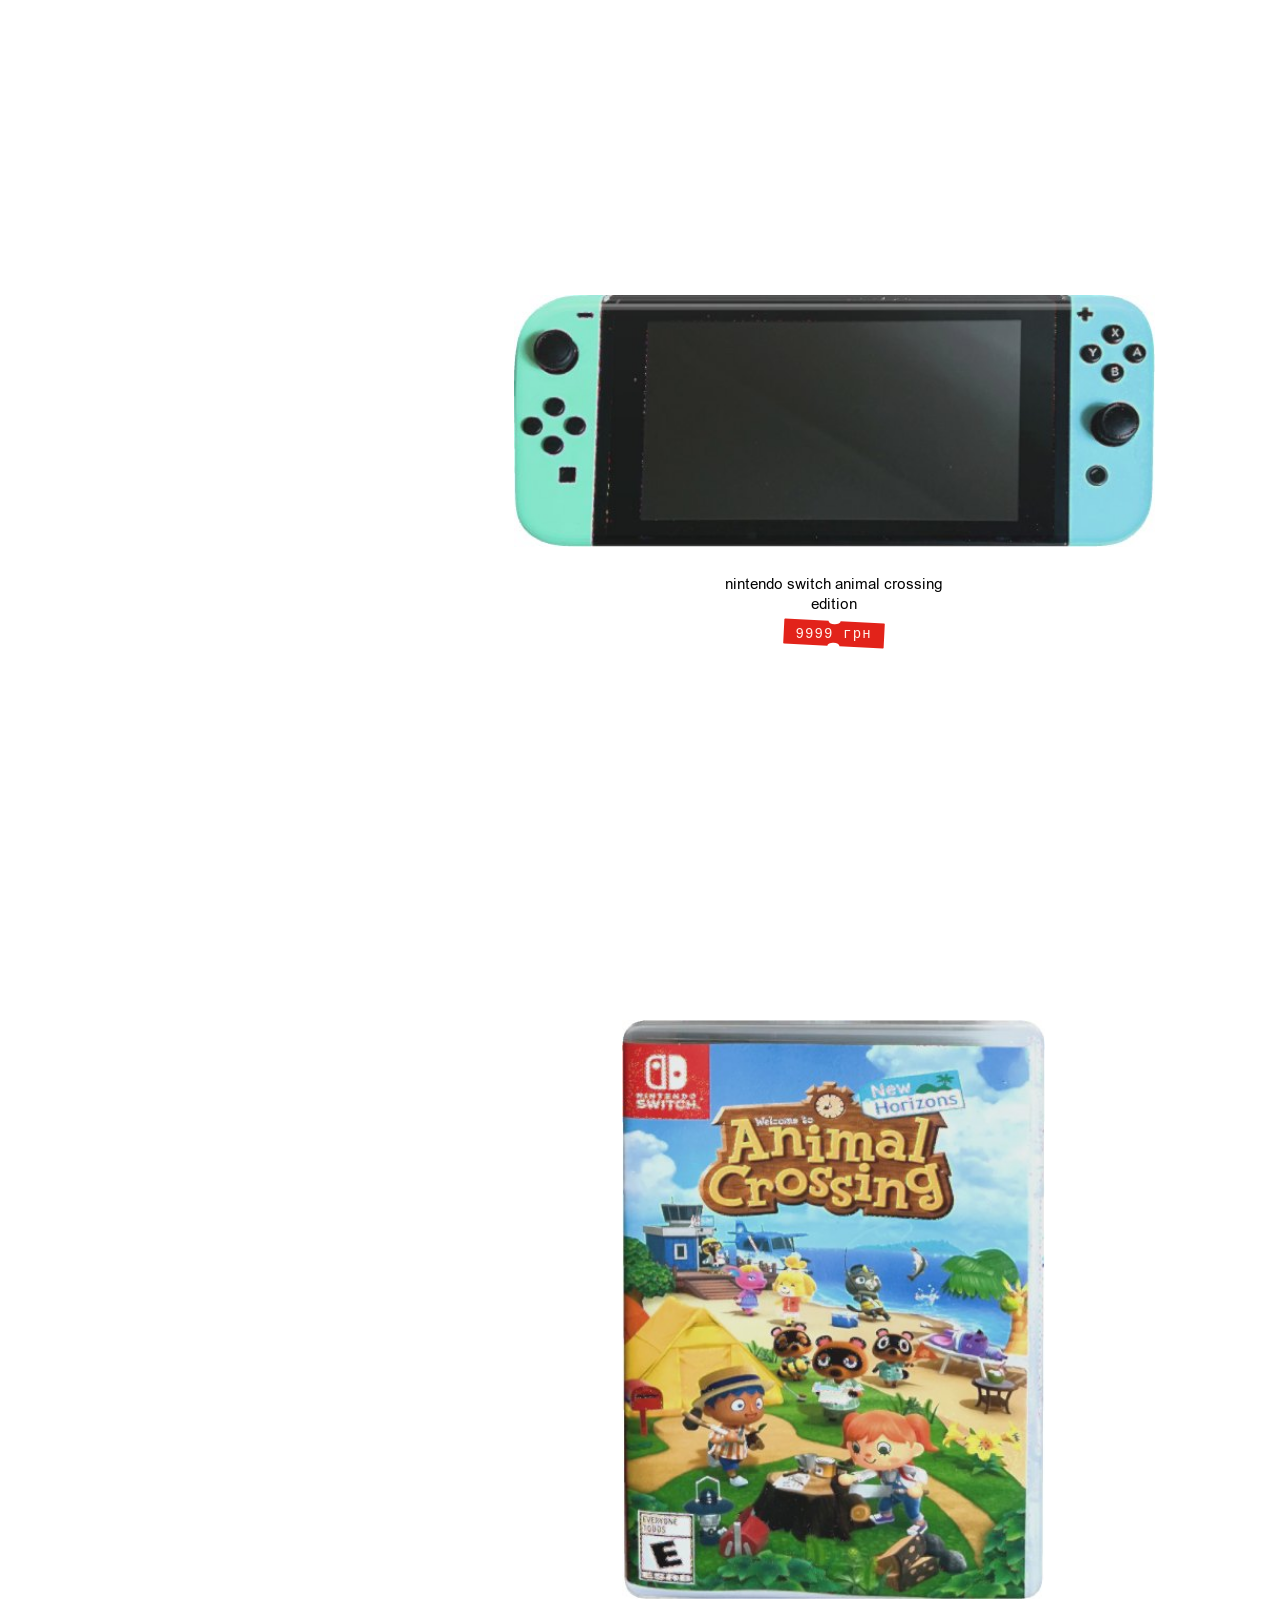
<file: one/index.html>
<!DOCTYPE html>
<html lang="uk">
<head>
<meta charset="utf-8">
<meta name="robots" content="noindex">
<meta name="viewport" content="width=device-width, initial-scale=1">
<title>вова продає</title>
<meta name="description" content="вініл, книжки, картини, техніку та якісь пріколи">
<link rel="icon" href="data:,">
<link rel="preload" href="../fonts/ABCAreal-Regular.woff2" as="font" type="font/woff2" crossorigin>
<link rel="stylesheet" href="../shop.css?v=8cddb4c5">
<!-- visits: ulianov.goatcounter.com (no cookies; a thing opened and «купити» counted too, see shop.js) -->
<script data-goatcounter="https://ulianov.goatcounter.com/count" async src="https://gc.zgo.at/count.js"></script>
</head>
<body class="three one" data-root="../" data-layout="one">
<header class="top"><h1>вова продає</h1><p></p><p class="note">живі фотки кину<br>в особисті, тг —<br><a href="https://t.me/vovaulianov" target="_blank" rel="noopener">@vovaulianov</a></p></header>
<main class="grid"></main>
<div class="more"></div>
<section class="item"></section>
<script type="importmap">{"imports": {"three": "../vendor/three.module.min.js"}}</script>
<script src="../shop.js?v=7378e915"></script>
<script type="module">
  import * as view3d from '../view3d.js?v=083fdd1b';
  window.view3d = view3d;
  window.dispatchEvent(new Event('view3d'));
</script>
</body>
</html>
</file>
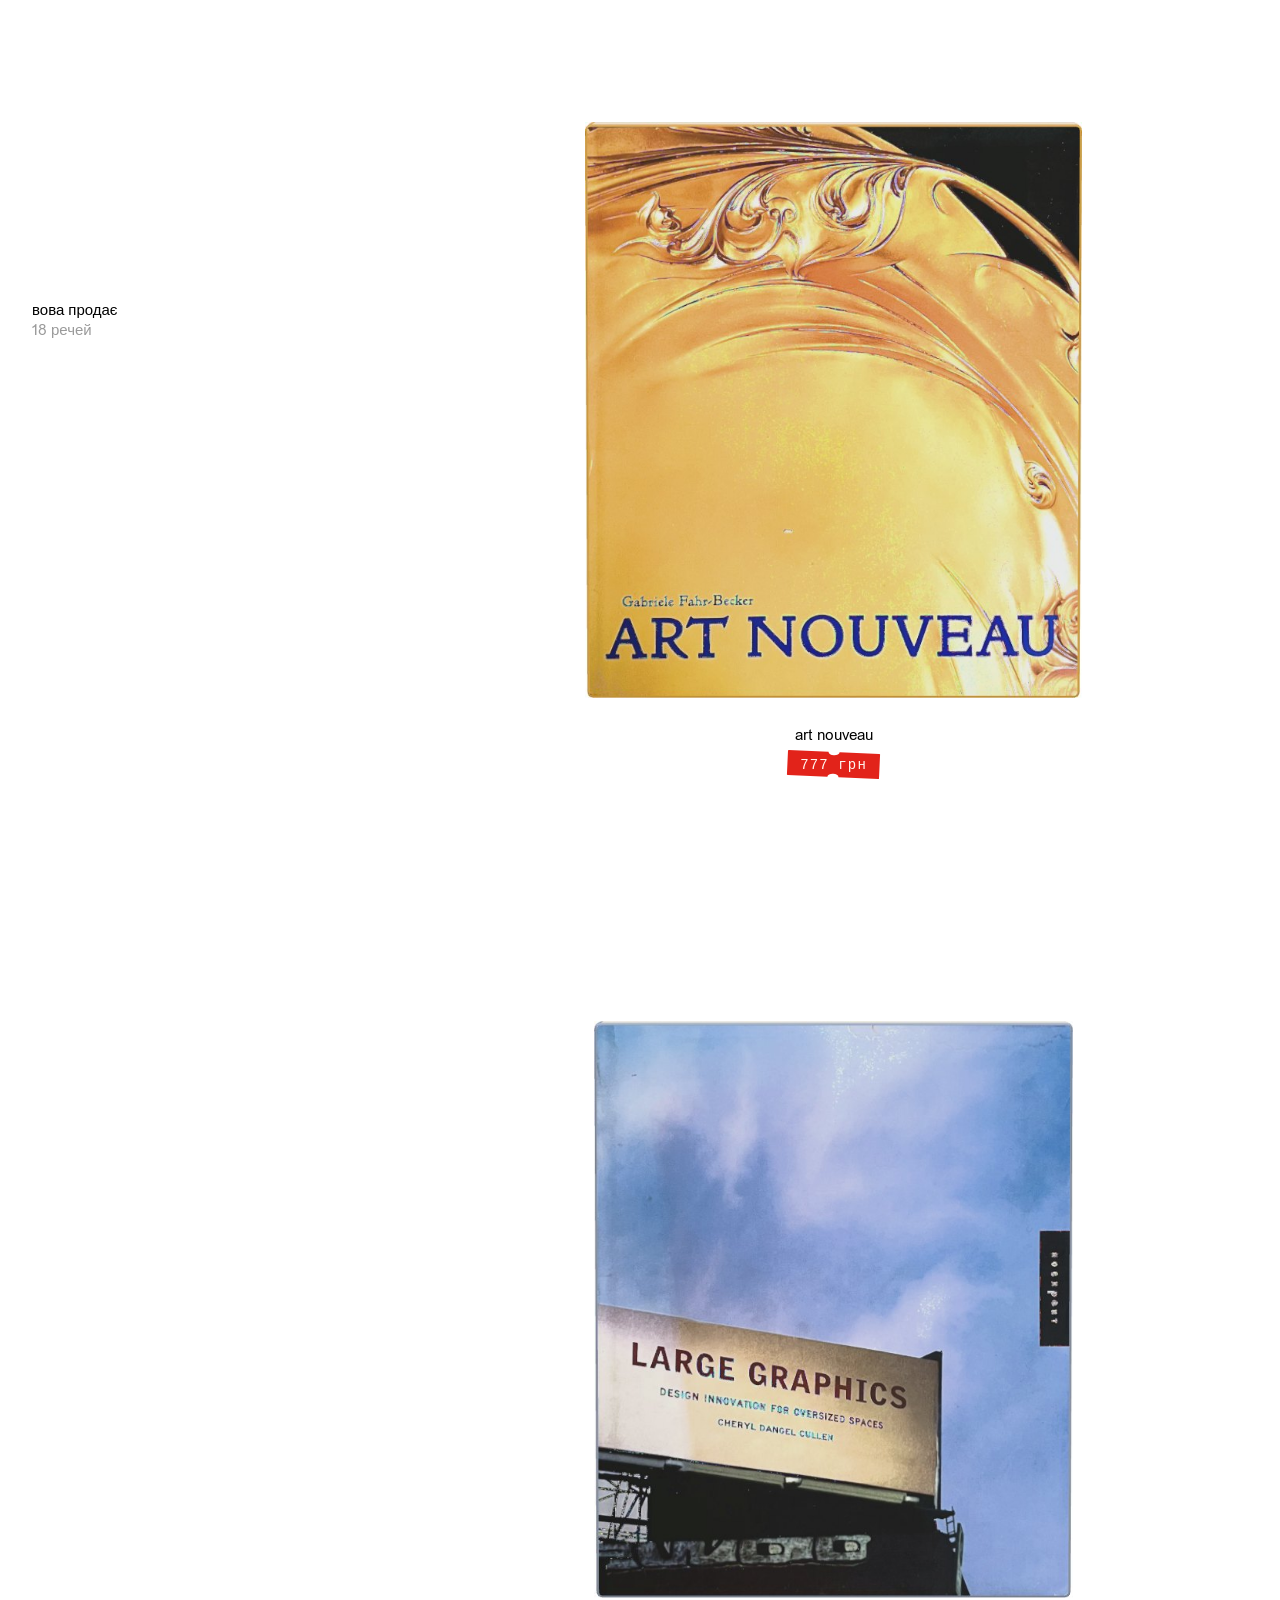
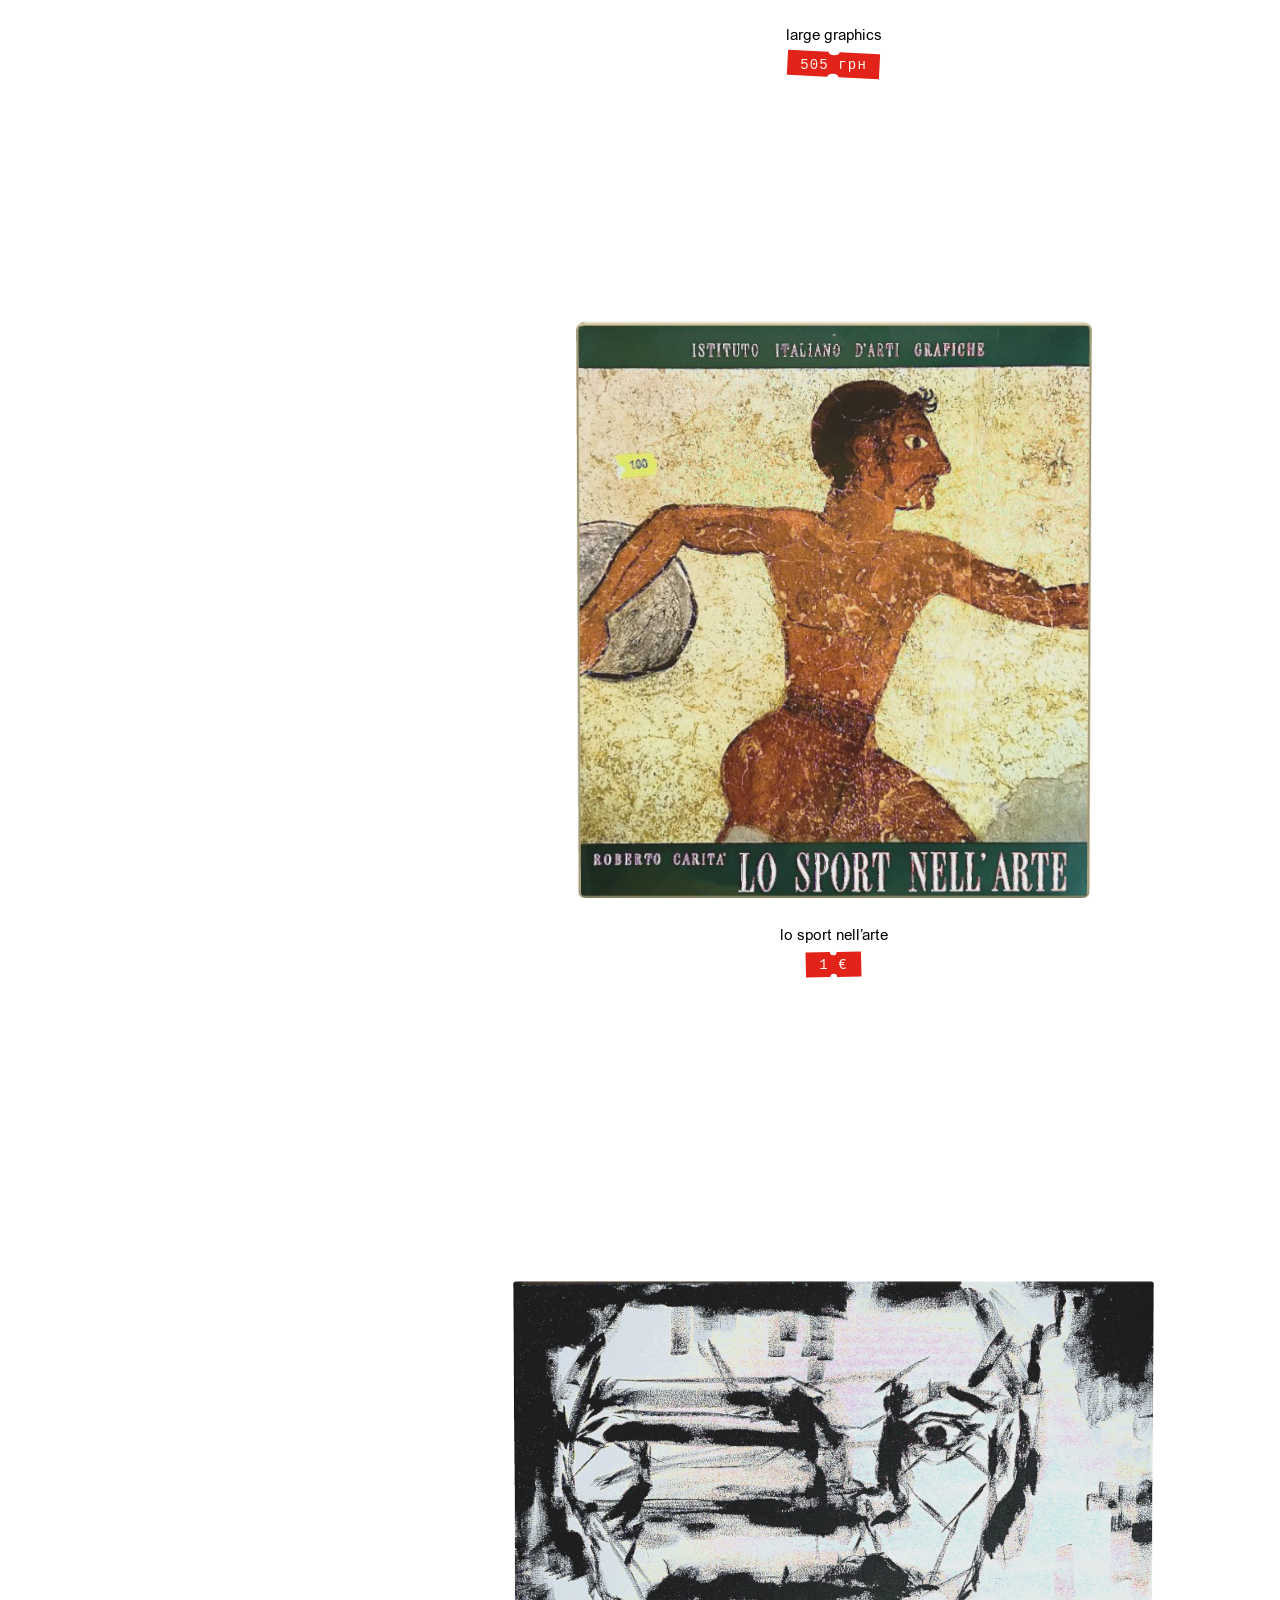
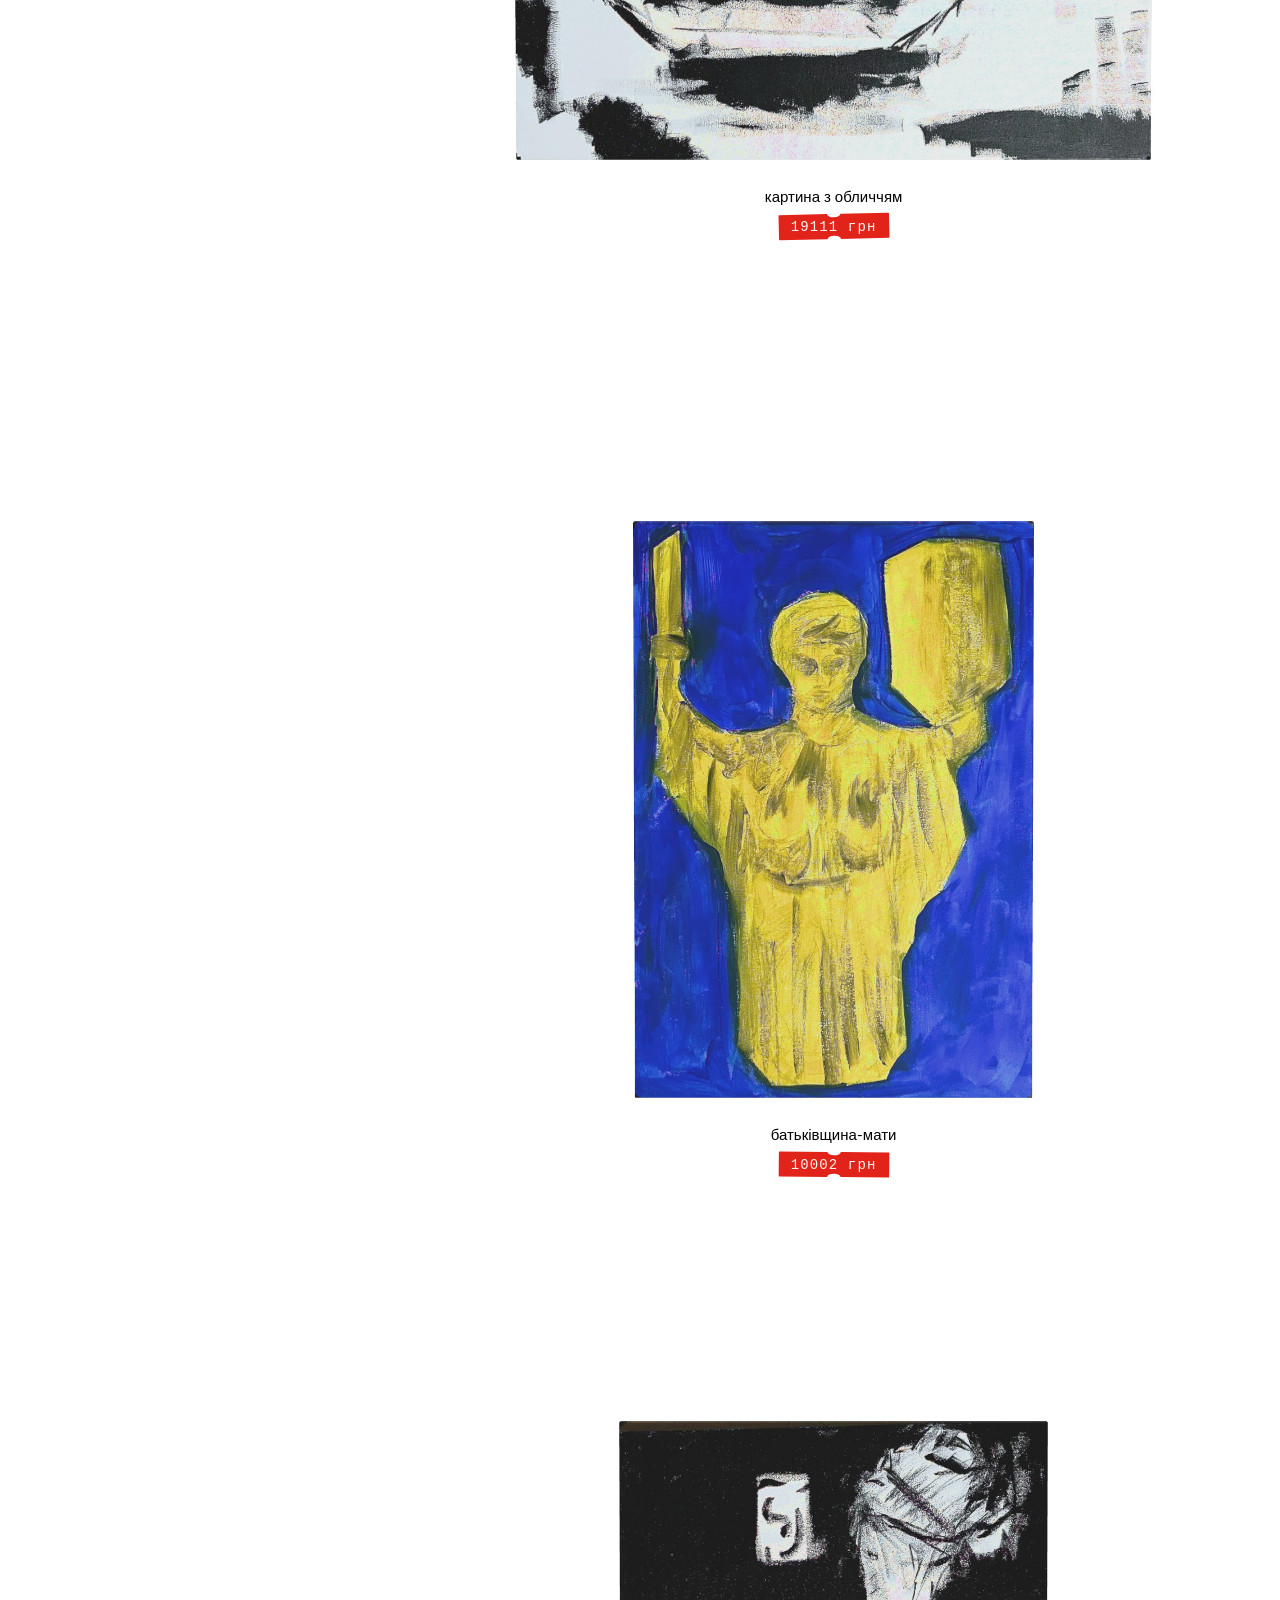
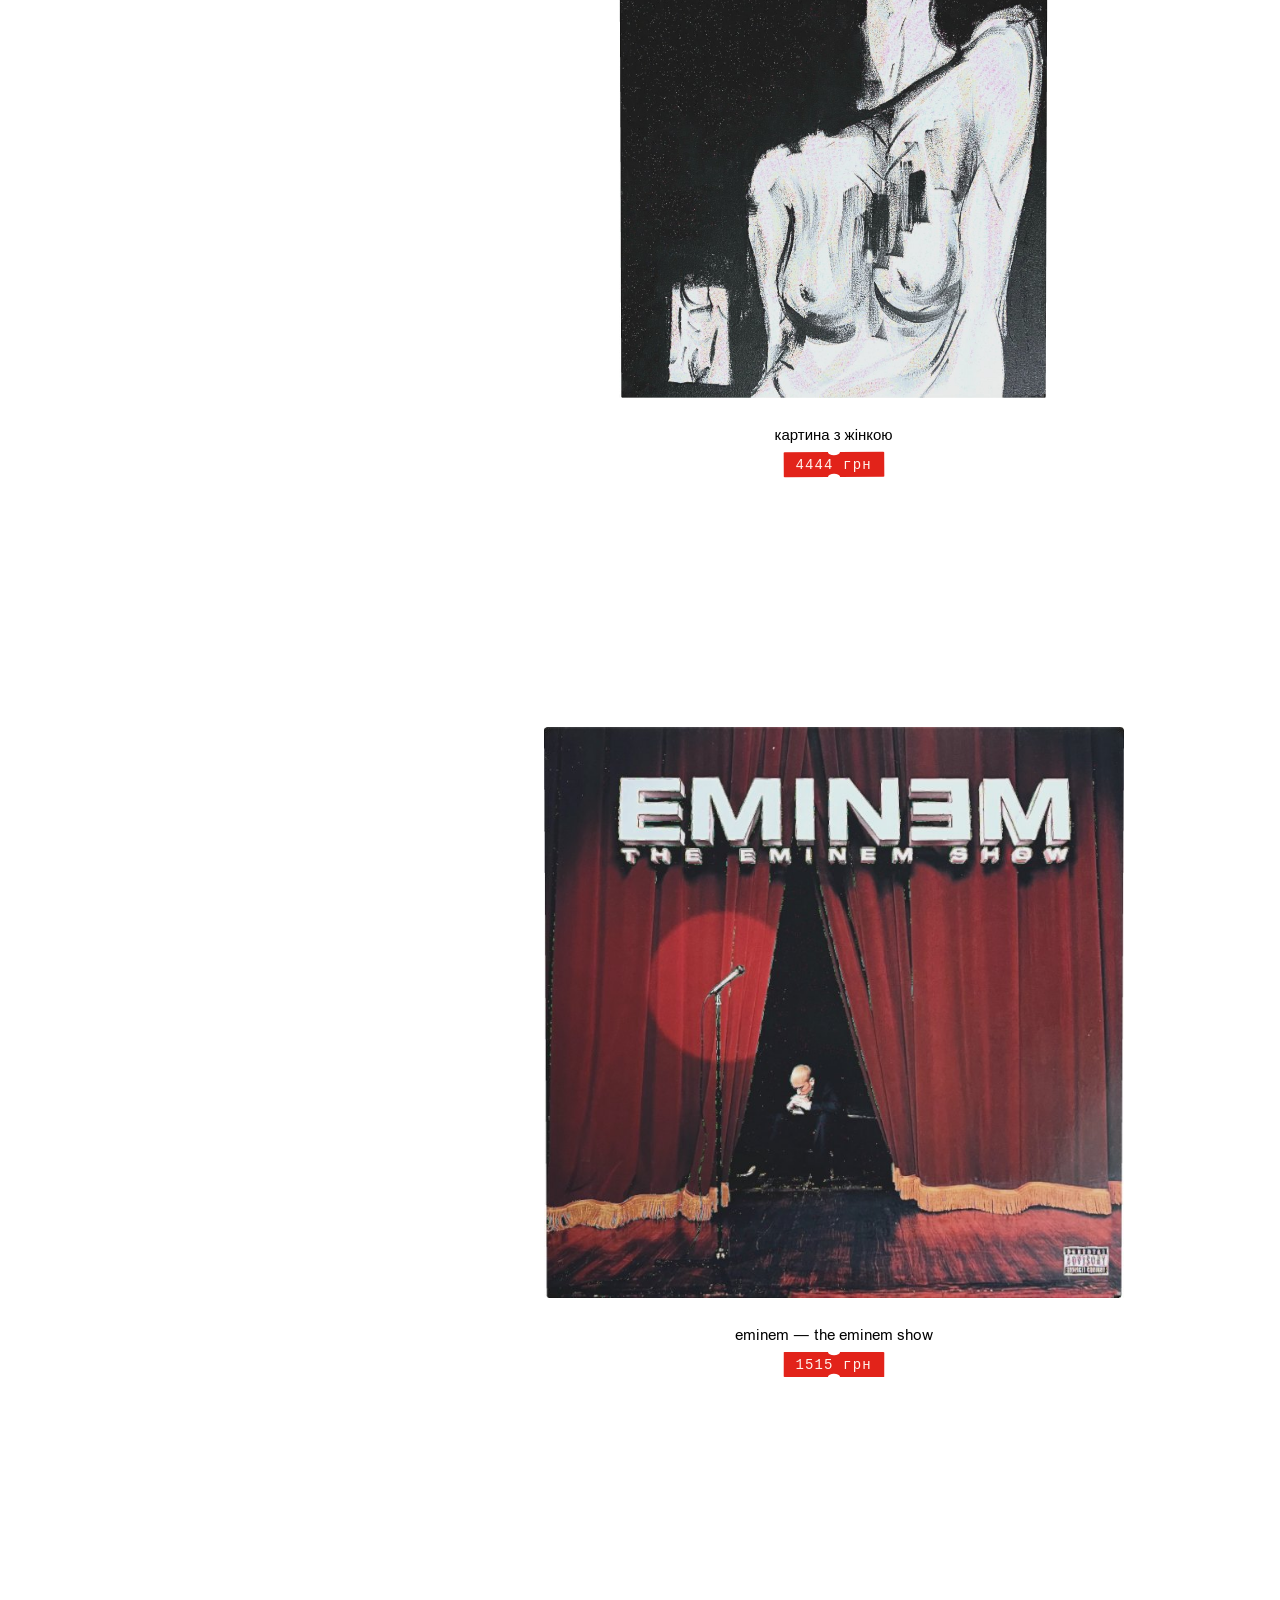
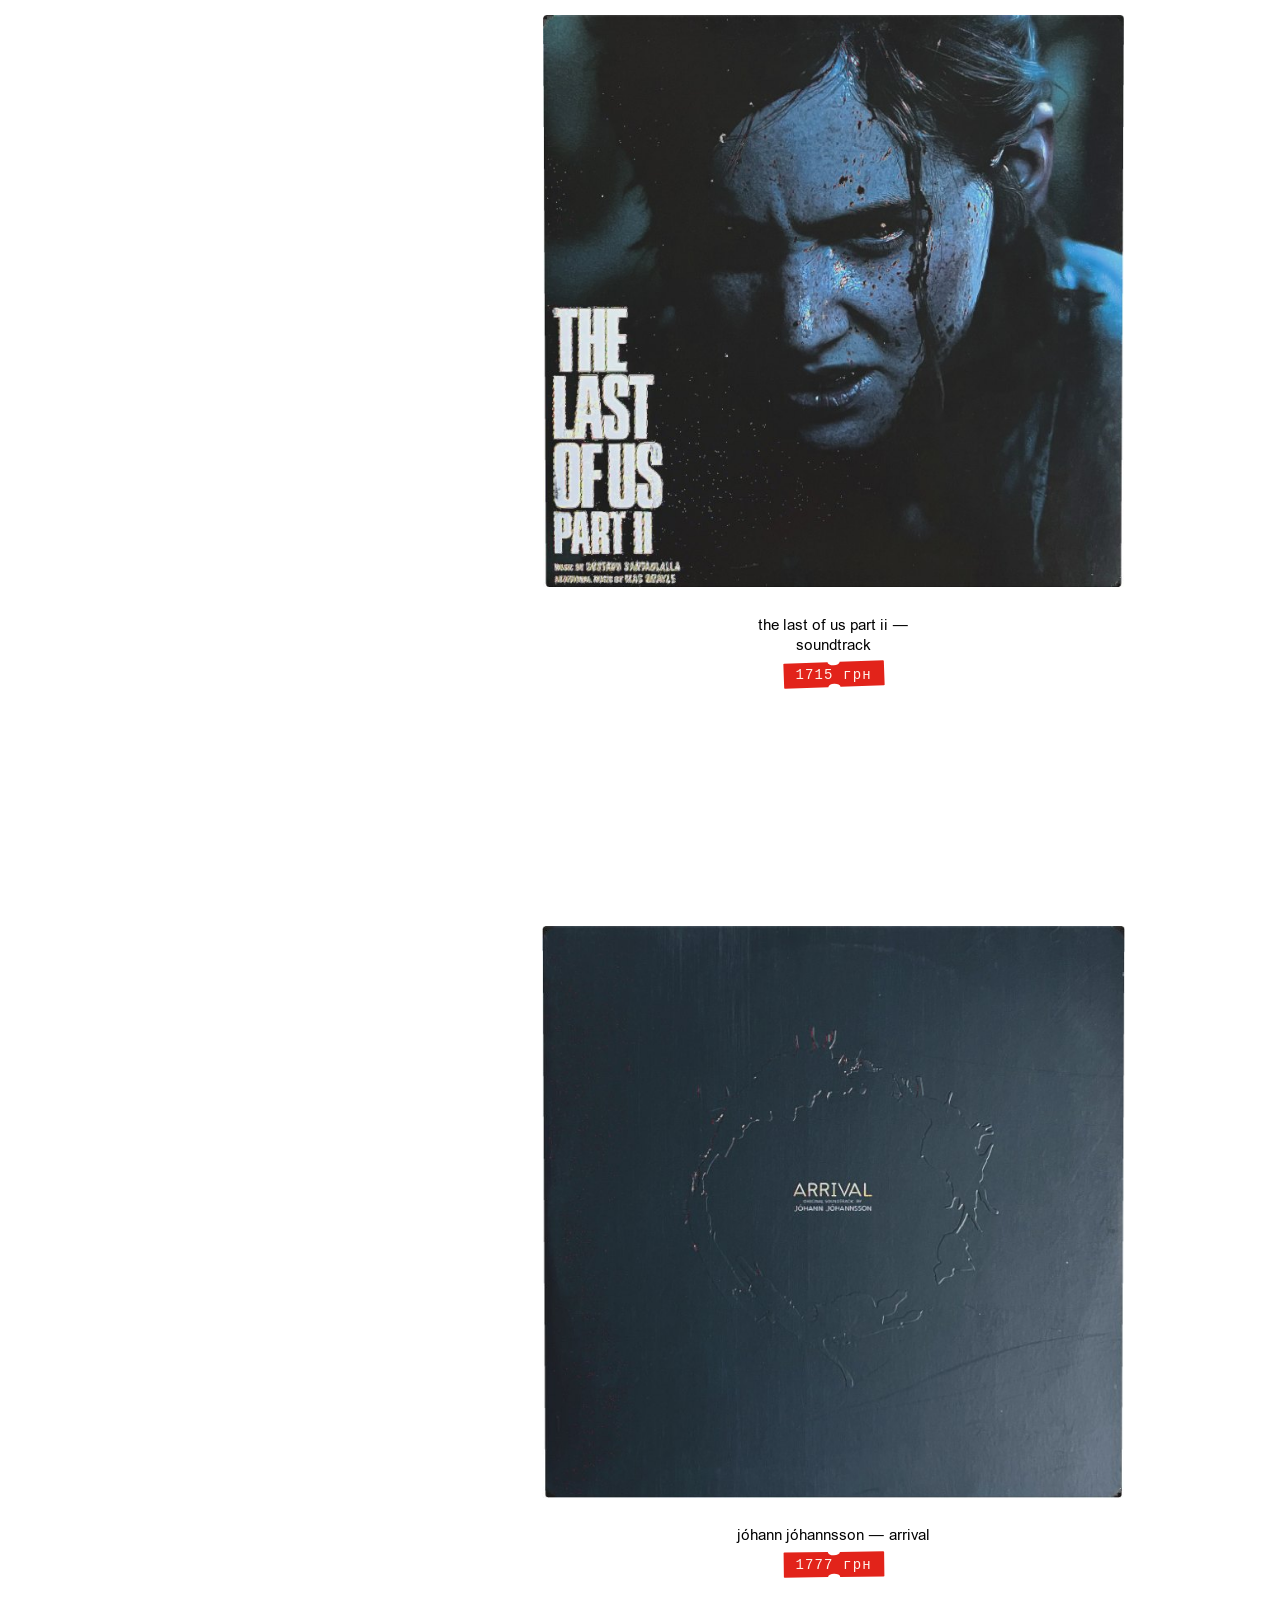
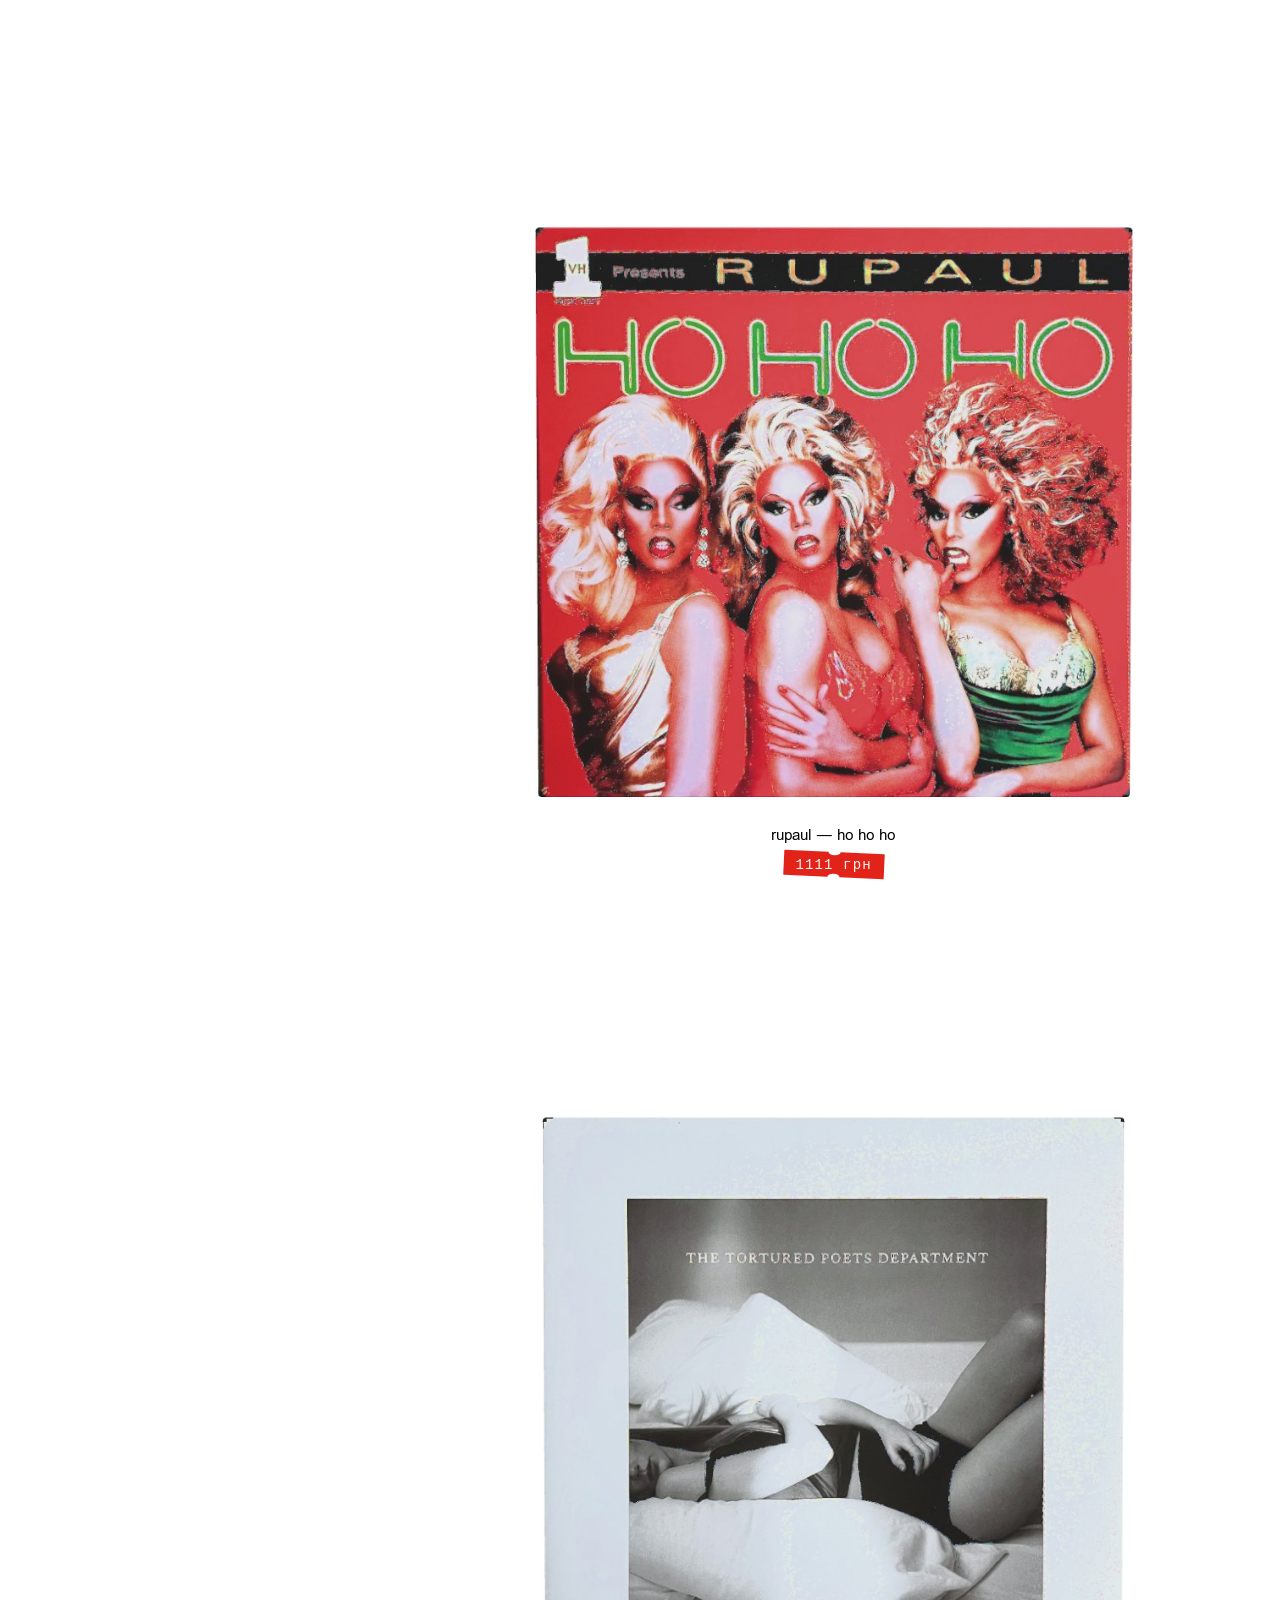
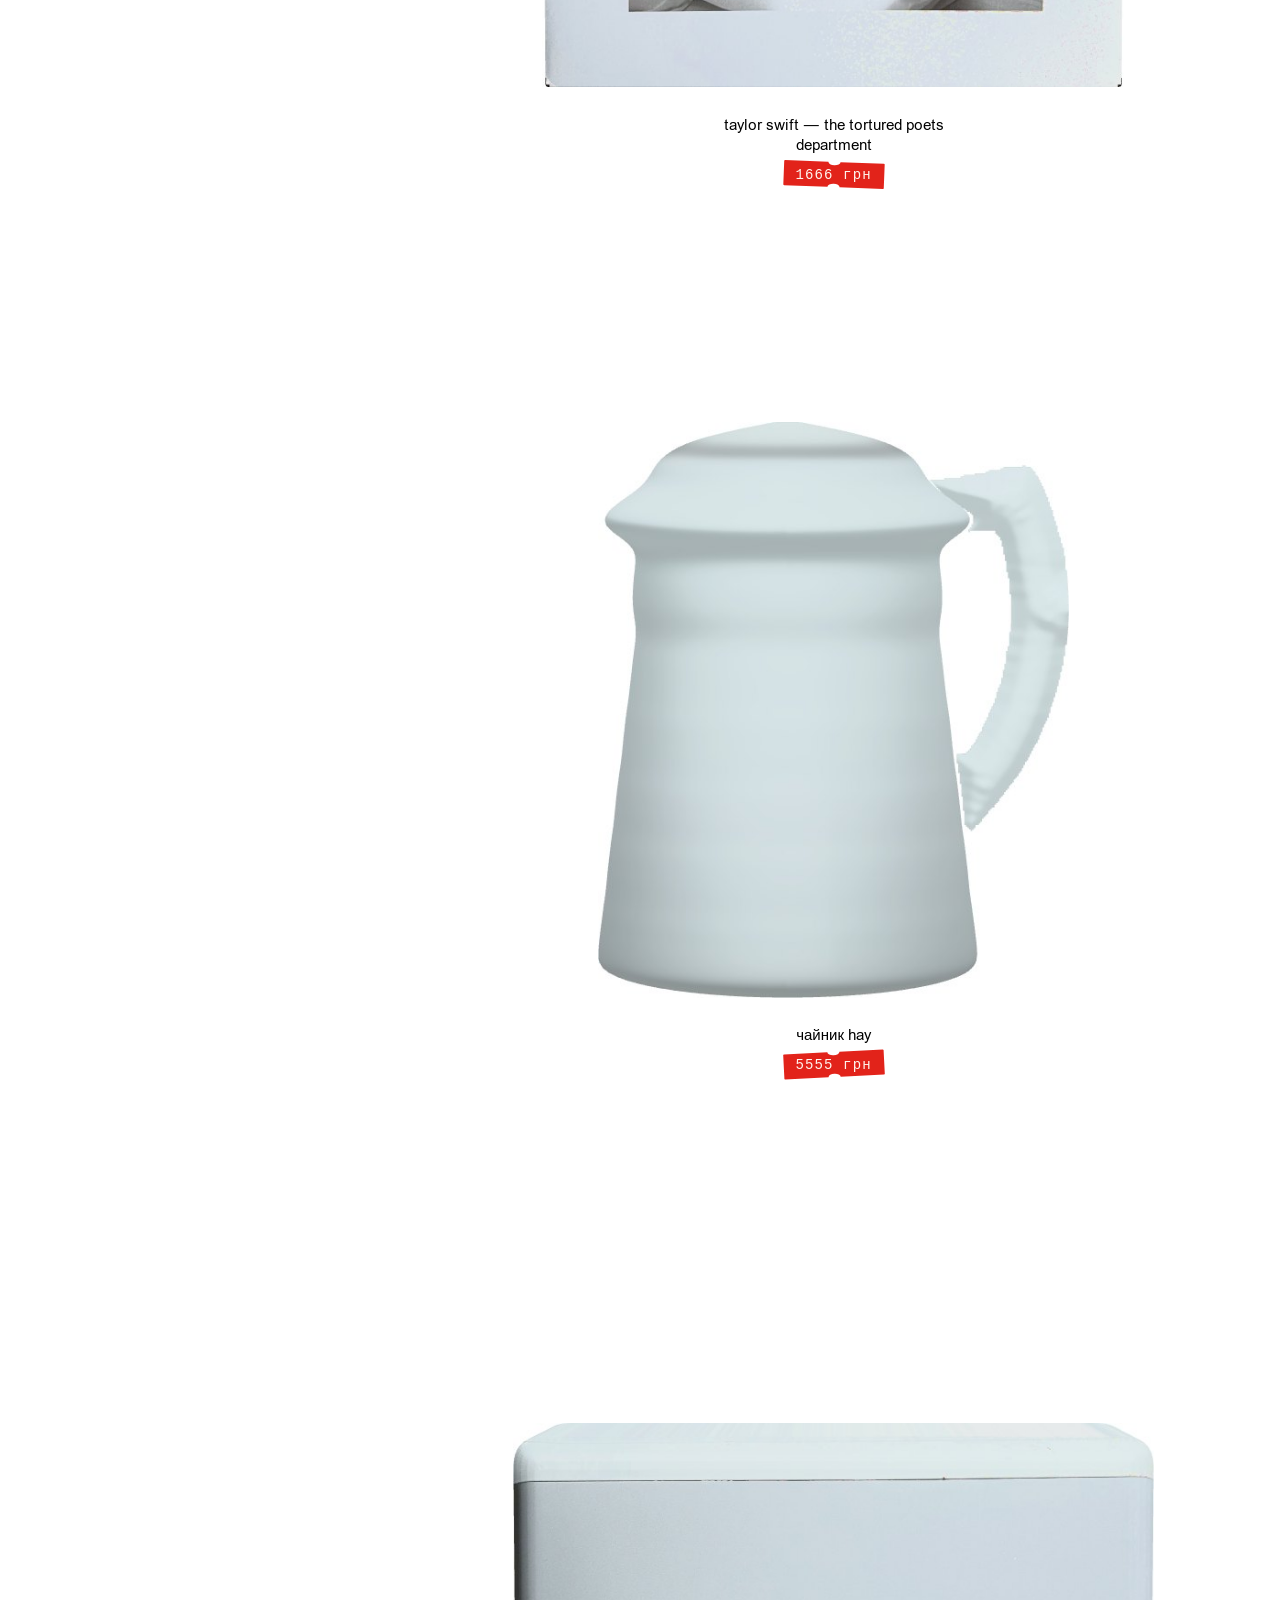
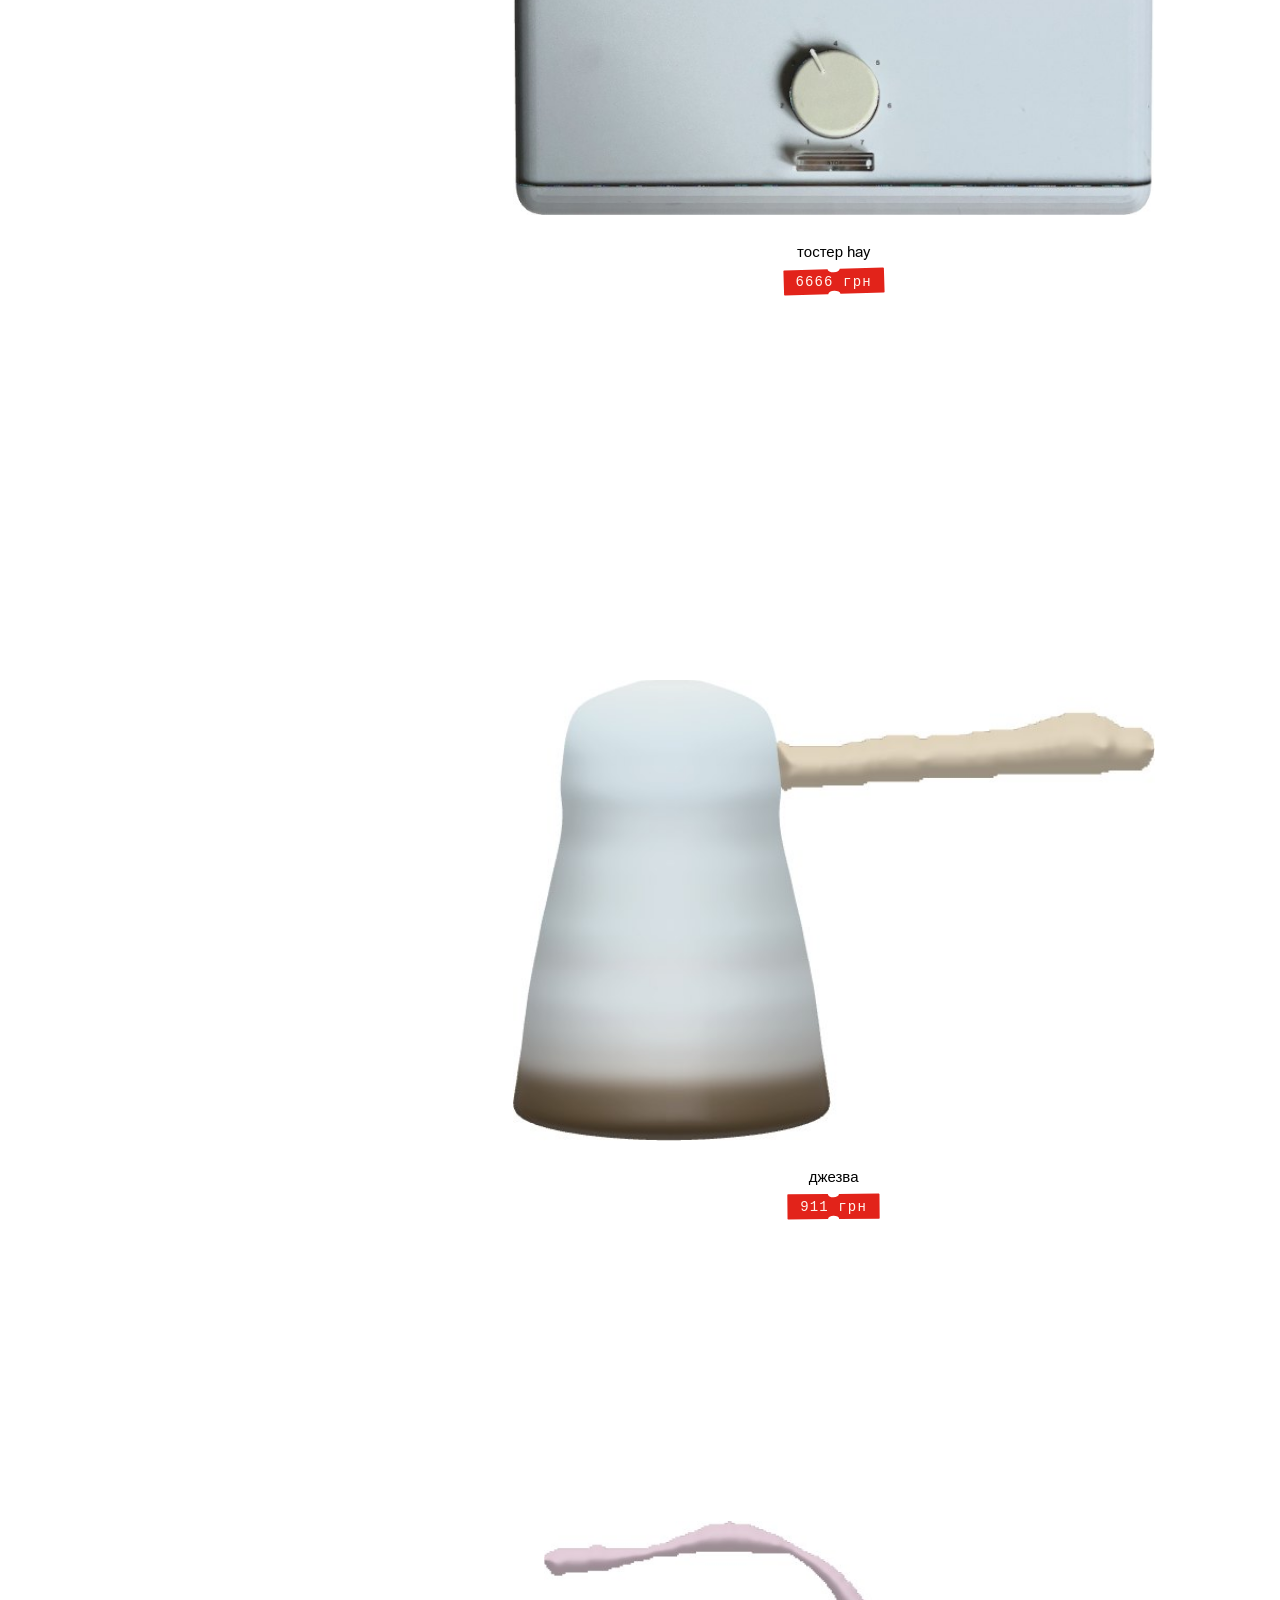
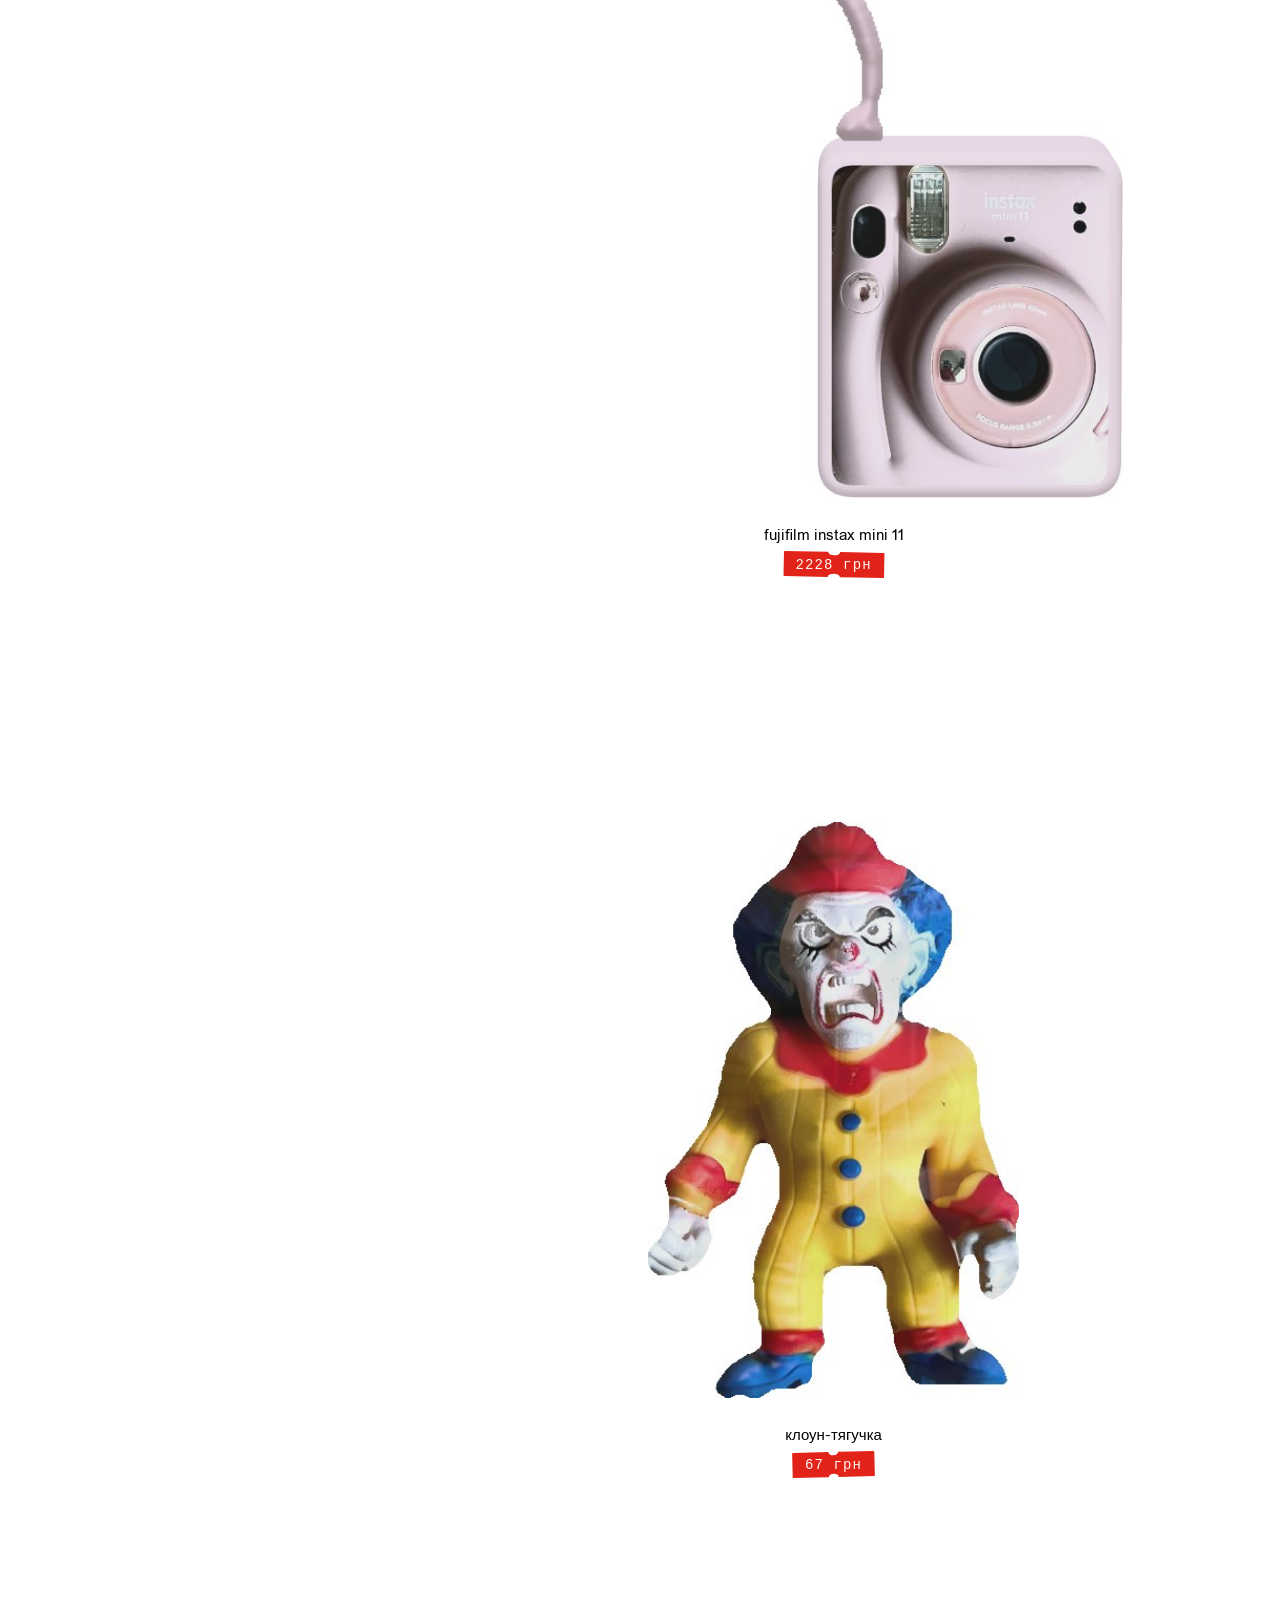
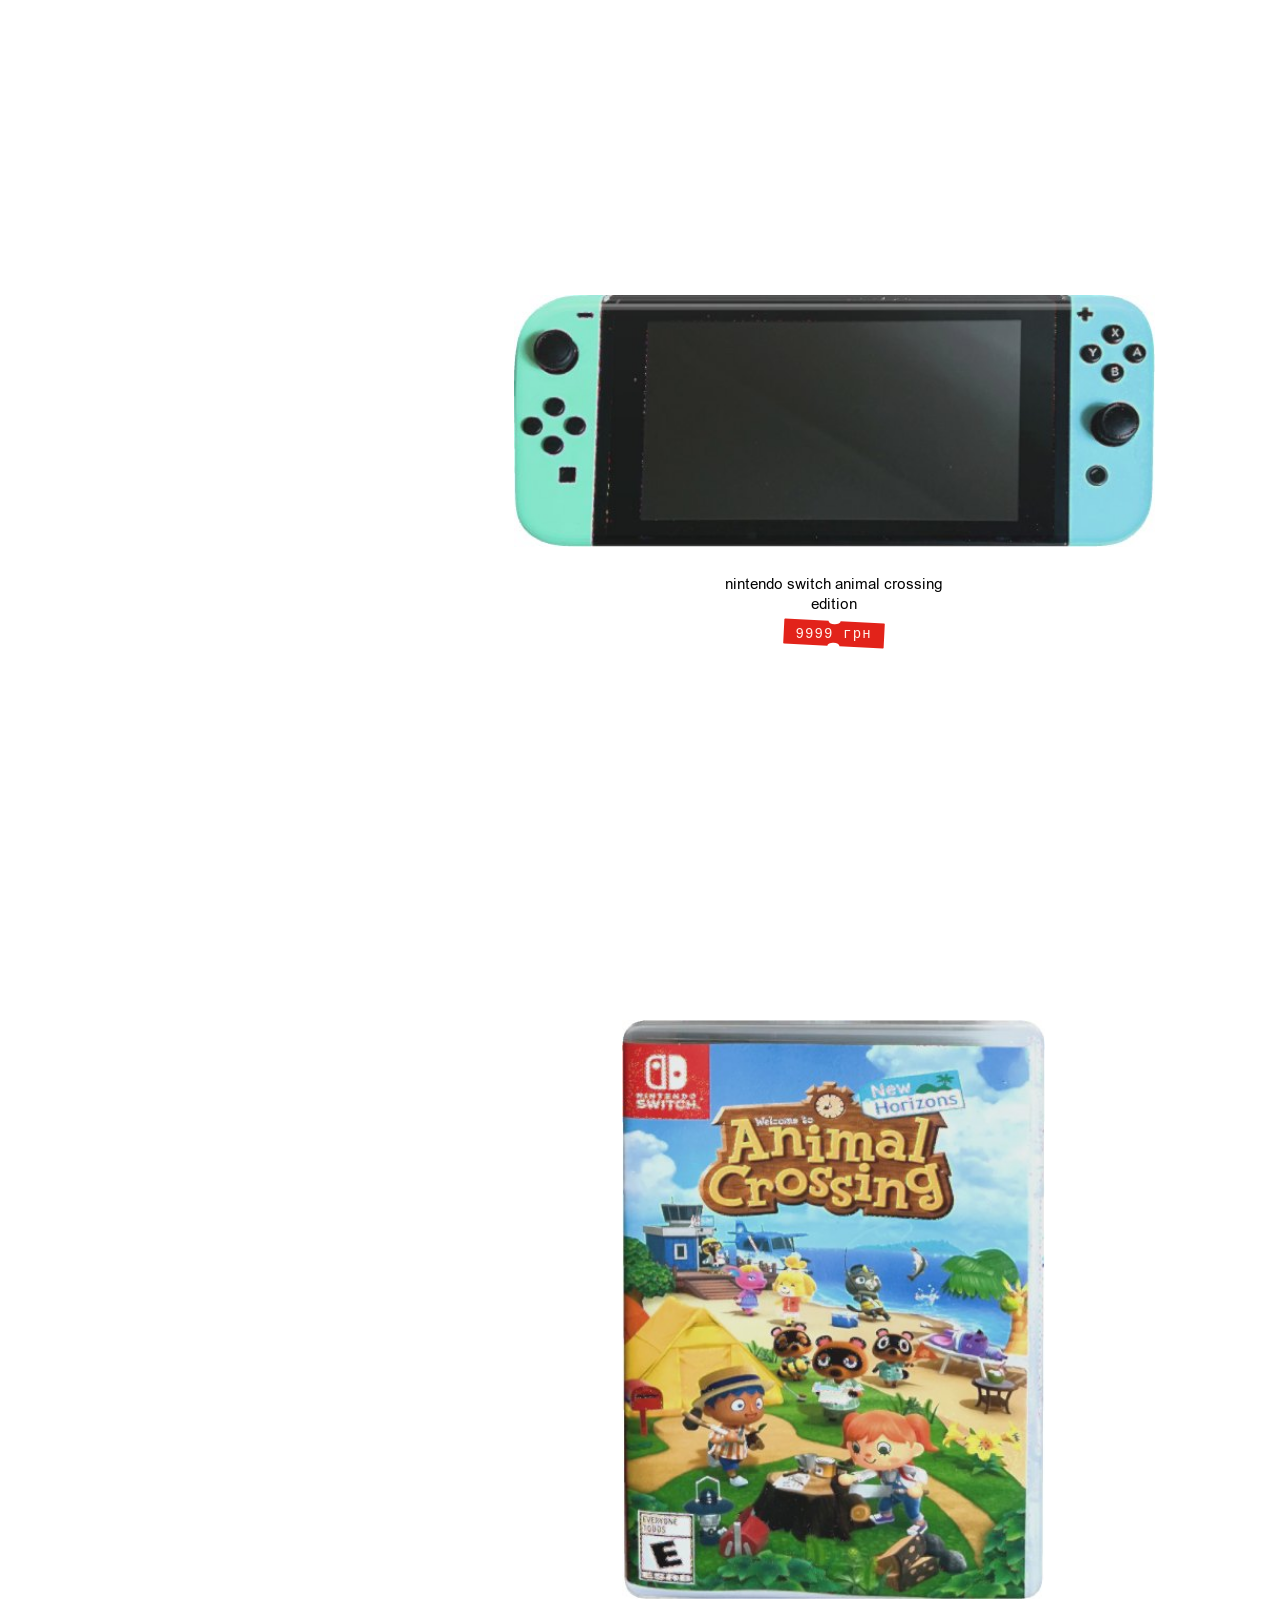
<file: 3d/one/index.html>
<!DOCTYPE html>
<html lang="uk">
<head>
<meta charset="utf-8">
<meta name="robots" content="noindex">
<meta name="viewport" content="width=device-width, initial-scale=1">
<title>вова продає</title>
<meta name="description" content="речі, які я розпродую: книжки, картини, техніка, іграшки">
<link rel="icon" href="data:,">
<link rel="preload" href="../../fonts/ABCAreal-Regular.woff2" as="font" type="font/woff2" crossorigin>
<link rel="stylesheet" href="../../shop.css?v=be0ee1ae">
</head>
<body class="three one" data-root="../../" data-layout="one">
<header class="top"><h1>вова продає</h1><p></p></header>
<main class="grid"></main>
<div class="more"></div>
<section class="item"></section>
<script type="importmap">{"imports": {"three": "../../vendor/three.module.min.js"}}</script>
<script type="module">
  import * as view3d from '../../view3d.js';
  window.view3d = view3d;
  const s = document.createElement('script'); s.src = '../../shop.js'; document.body.appendChild(s);
</script>
</body>
</html>
</file>
<file: shop.css>
/* shop.css — the shop: things cut out on white, in a grid that goes on as long as there are things. One font,
   black on white, as on the wine site. */
@font-face { font-family: "ABC Areal"; src: url("fonts/ABCAreal-Regular.woff2") format("woff2"); font-display: swap; }
html, body { margin: 0; background: #fff; }
body { -webkit-font-smoothing: antialiased; -moz-osx-font-smoothing: grayscale; text-rendering: optimizeLegibility; font-family: "ABC Areal", sans-serif; font-size: 15px; line-height: 20px; color: #000; }
a { color: inherit; text-decoration: underline; text-decoration-thickness: 1px; text-underline-offset: 3px; }
button { font: inherit; color: inherit; background: none; border: 0; padding: 0; cursor: pointer; }
img { display: block; }

.top { position: fixed; top: 32px; left: 32px; z-index: 2; }
.top h1 { margin: 0; font: inherit; }
.top p { margin: 0; color: #9a9a9a; }
.top p.note { margin-top: 16px; color: #000; max-width: 200px; }

/* The grid is a shelf: things stand on a line, each as big as its size says (--u is a size of 1, a small toy),
   in its photo's proportions; name and price under it on hover. */
.grid { --u: 150px; display: flex; flex-wrap: wrap; align-items: flex-end; gap: 88px 56px; padding: 32px 48px 120px 264px; }
.cell { position: relative; display: flex; flex-direction: column; align-items: center; cursor: pointer;
        width: calc(var(--u) * var(--s) * var(--fw)); }
.cell .pic { position: relative; width: 100%; height: calc(var(--u) * var(--s) * var(--fh)); display: flex; align-items: flex-end; justify-content: center; }
.cell img { width: 100%; height: 100%; object-fit: contain; object-position: bottom; transform: translateY(calc(var(--pb) * 100%)); }
.three .cell img { transform: none; }
.cell .label { position: absolute; top: 100%; left: 50%; transform: translateX(-50%); margin-top: 12px; width: max-content; max-width: 220px; text-align: center; visibility: hidden; }
.cell .label span { display: block; color: #9a9a9a; }
.cell:hover .label { visibility: visible; }
.cell.sold img { opacity: .3; }
.cell.sold .label { visibility: visible; color: #9a9a9a; }
.more { height: 1px; }
/* The 3D version: a little roomier, for the shadow. */
.three .cell { width: calc(var(--u) * var(--s) * var(--fw)); }
.three .cell .pic { height: calc(var(--u) * var(--s) * var(--fh)); }

/* The price sticker, as from a price gun: a red label, the price stamped on it in white; straight ends and
   a round bite top and bottom (the user picked this over wavy ends). */
.tag { position: relative; z-index: 0; isolation: isolate; display: inline-block; margin-top: 6px;
       padding: 7px 14px 6px; color: #fff5ee; font: 500 14px/1 "SF Mono", ui-monospace, Menlo, monospace;
       letter-spacing: .08em; white-space: nowrap; }
.tag::before { content: ''; position: absolute; inset: 0; z-index: -1; transform: rotate(var(--tilt, 0deg)); background: #e2231a;
       -webkit-mask: url("data:image/svg+xml,%3Csvg xmlns='http://www.w3.org/2000/svg' viewBox='0 0 120 56' preserveAspectRatio='none'%3E%3Cpath d='M3 2H53A7 7 0 0 0 67 2H117Q118 2 118 3V53Q118 54 117 54H67A7 7 0 0 0 53 54H3Q2 54 2 53V3Q2 2 3 2Z'/%3E%3C/svg%3E") center / 100% 100% no-repeat; mask: url("data:image/svg+xml,%3Csvg xmlns='http://www.w3.org/2000/svg' viewBox='0 0 120 56' preserveAspectRatio='none'%3E%3Cpath d='M3 2H53A7 7 0 0 0 67 2H117Q118 2 118 3V53Q118 54 117 54H67A7 7 0 0 0 53 54H3Q2 54 2 53V3Q2 2 3 2Z'/%3E%3C/svg%3E") center / 100% 100% no-repeat; }
.tag.sold::before { background: #d8d8d8; }
.tag.sold { color: #666; }
.cell .label .tag { display: table; margin: 6px auto 0; color: #fff5ee; }
.item .info .price { margin: 10px 0 20px; }
.item .info .price .tag { font-size: 15px; padding: 8px 17px 7px; margin: 0; }

/* The buy button, glossy as web shops were around 2007: a gradient, the top half shining, a crisp rim, bold
   letters with an engraved edge, a soft shadow on the floor under it. Yellow, the user's pick. */
.item .info a.buy { --top: #fff8a8; --mid: #ffe31a; --bot: #f5cf00; --rim: #d9b400; --ink: #3a3200; --inkedge: rgba(255,255,255,.6);
  position: relative; display: inline-block; margin-top: 8px; padding: 13px 34px 12px; border-radius: 9px;
  border: 1px solid var(--rim); color: var(--ink); text-decoration: none; text-transform: uppercase;
  font: 800 19px/1 "Helvetica Neue", Helvetica, Arial, sans-serif; letter-spacing: .02em;
  text-shadow: 0 1px 0 var(--inkedge), 0 -1px 0 rgba(255,255,255,.25);
  background: linear-gradient(var(--top), var(--mid) 50%, var(--bot) 51%, var(--mid));
  box-shadow: inset 0 1px 0 rgba(255,255,255,.7), inset 0 -2px 3px rgba(0,0,0,.12), 0 14px 10px -10px rgba(0,0,0,.45); }
.item .info a.buy::after { content: ''; position: absolute; left: 3px; right: 3px; top: 2px; height: 46%; border-radius: 7px 7px 4px 4px;
  background: linear-gradient(rgba(255,255,255,.75), rgba(255,255,255,.15)); pointer-events: none; }
.item .info a.buy:hover { filter: brightness(1.06); }
.item .info a.buy:active { transform: translateY(1px); box-shadow: inset 0 1px 0 rgba(255,255,255,.6), 0 8px 8px -8px rgba(0,0,0,.45); }

/* An item, over the grid. */
.item { position: fixed; inset: 0; z-index: 3; background: #fff; display: none; overflow-y: auto; }
.item.on { display: grid; grid-template-columns: 1fr 360px; gap: 32px; }
.item .stage { position: relative; height: 100vh; height: 100svh; display: flex; align-items: center; justify-content: center; }
.item .stage img { max-width: 78%; max-height: 78%; }
.item .thumbs { position: absolute; left: 32px; bottom: 32px; display: flex; gap: 8px; }
.item .thumbs img { width: 56px; height: 56px; object-fit: contain; opacity: .35; cursor: pointer; }
.item .thumbs img.on { opacity: 1; }
.item .info { padding: 32px 32px 32px 0; align-self: center; }
.item .info h2 { margin: 0; font: inherit; }
.item .info .price { color: #9a9a9a; margin-bottom: 20px; }
.item .info p { margin: 0 0 20px; white-space: pre-line; }
.item .close { position: fixed; top: 32px; left: 32px; z-index: 4; }   /* where «вова продає» is */

/* The 3D version: one live canvas takes the place of the photo under the pointer; on a thing's page the solid
   fills the stage and turns by dragging. */
.cell .live { position: absolute; pointer-events: none; z-index: 1; }
.cell.live-on .pic img { visibility: hidden; }
.item .solid-box { position: absolute; inset: 0; cursor: grab; }
.item .solid-box:active { cursor: grabbing; }
.item .solid-box canvas { display: block; touch-action: pan-y; }
.item .thumbs span { width: 56px; height: 56px; display: flex; align-items: center; justify-content: center; opacity: .35; cursor: pointer; }
.item .thumbs span.on { opacity: 1; }
.item .thumbs { z-index: 1; }

/* Chaos (the home page): things dropped on the floor, as big as the screen allows. */
.chaos .grid { display: block; position: relative; overflow-x: clip; box-sizing: border-box; }
.chaos .cell { position: absolute; }
.chaos .cell .label { visibility: hidden; }
.chaos .cell:hover { z-index: 2; }
.chaos .cell:hover .label { visibility: visible; }
/* One per screen (one/, kept aside): a column of things, one screen each. */
.one .grid { display: block; padding: 0 48px 0 34vw; }
.one .cell { width: auto; height: 100vh; height: 100svh; justify-content: center; }
.one .cell .pic { width: min(50vw, calc(64vh * var(--fw) / var(--fh))); height: auto; aspect-ratio: calc(var(--fw) / var(--fh)); }
.one .cell .label { position: static; transform: none; margin-top: 28px; visibility: visible; }
.one .top { top: 33.3333vh; }

@media (max-width: 1023px) {
  .grid { --u: 110px; gap: 48px 40px; padding: 104px 32px 96px; }
  .top { position: absolute; top: 24px; left: 24px; }
  .item.on { display: block; }
  .item .stage { height: 70vh; height: 70svh; }
  .item .thumbs { left: 24px; right: 24px; bottom: 8px; overflow-x: auto; scrollbar-width: none; }
  .item .thumbs img, .item .thumbs span { flex: none; }
  .item .info { padding: 24px; }
  .item .close { top: 24px; left: 24px; }
}
@media (max-width: 599px) {
  /* One per screen (one/, kept aside): a column of things, one screen each. */
.one .grid { padding: 0 16px; }
  .one .cell .pic { width: min(84vw, calc(56svh * var(--fw) / var(--fh))); }
  .one .top { position: absolute; top: 24px; }
  .grid { --u: 70px; gap: 32px 24px; padding: 150px 16px 64px; justify-content: center; }
  .top { left: 16px; }
  .item .close { left: 16px; }
  .cell .label { display: none; }
  .cell.sold .label { display: block; font-size: 12px; }
}
</file>
